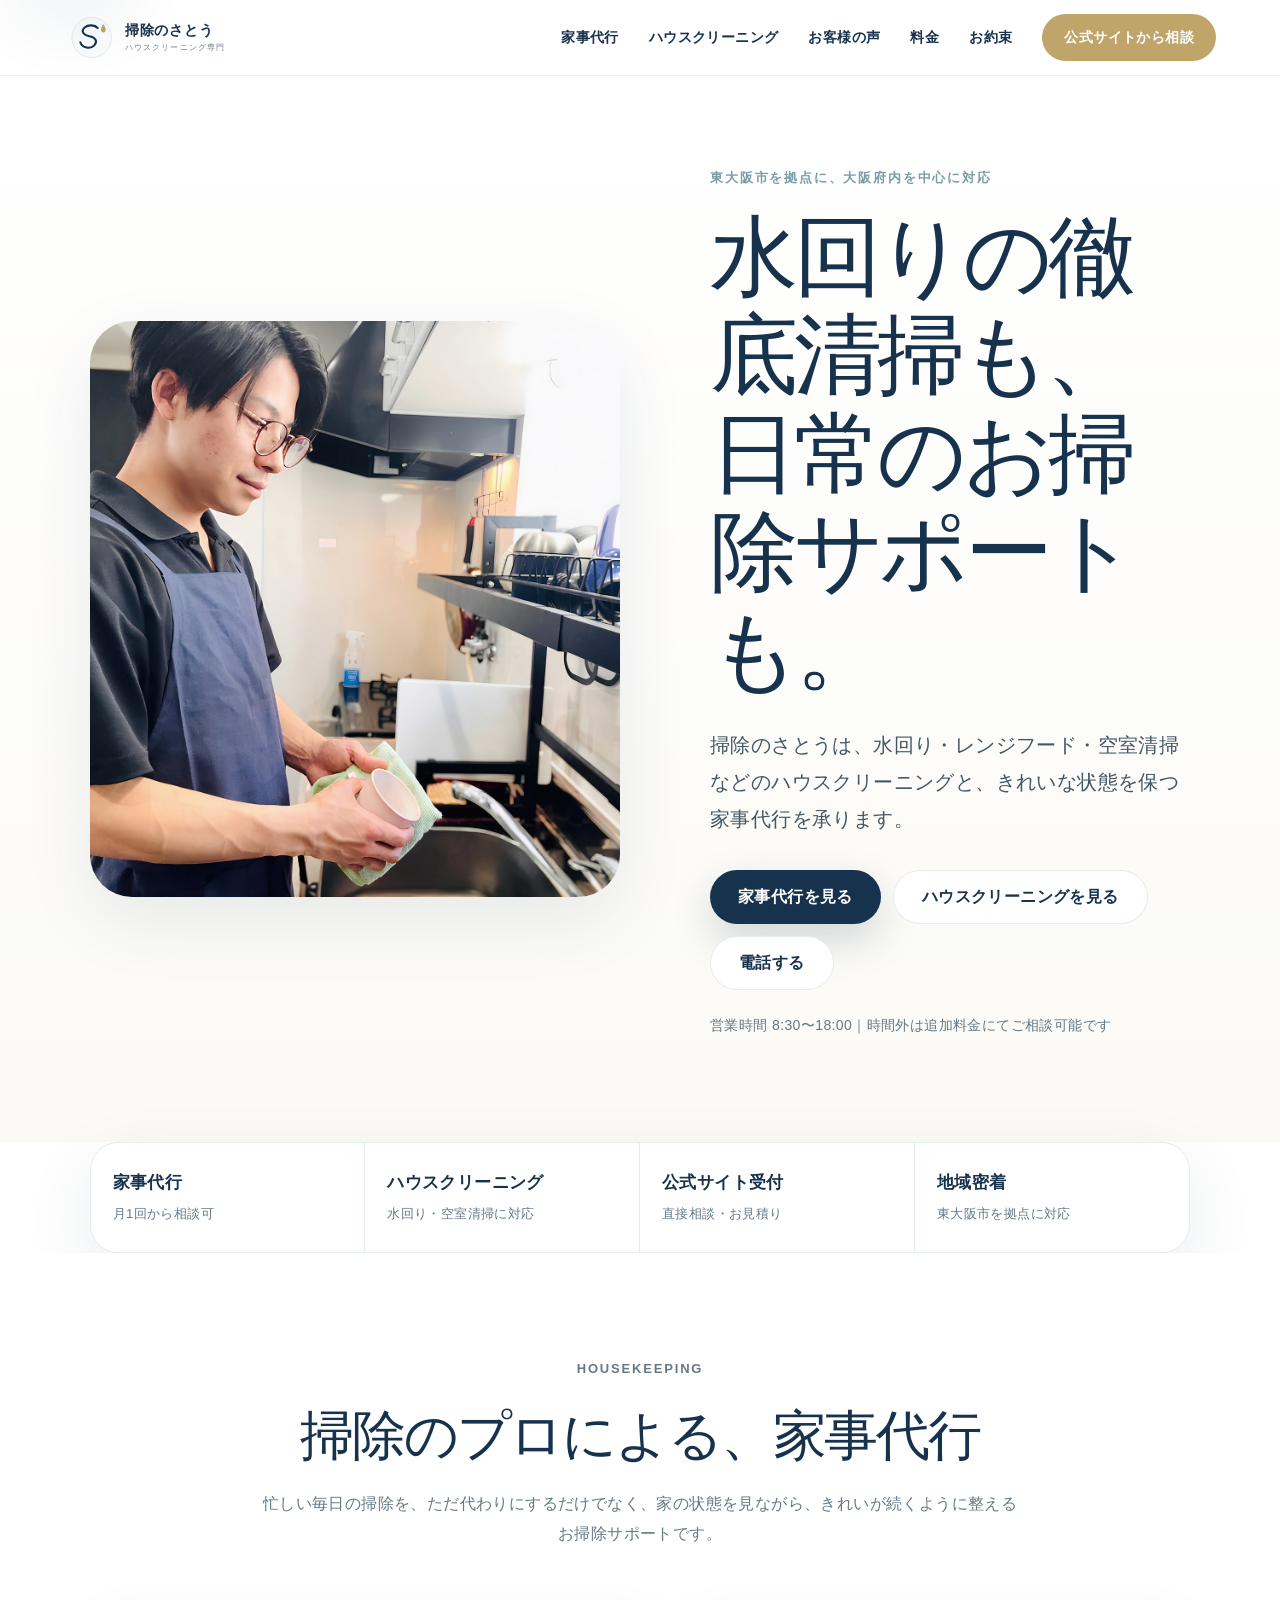
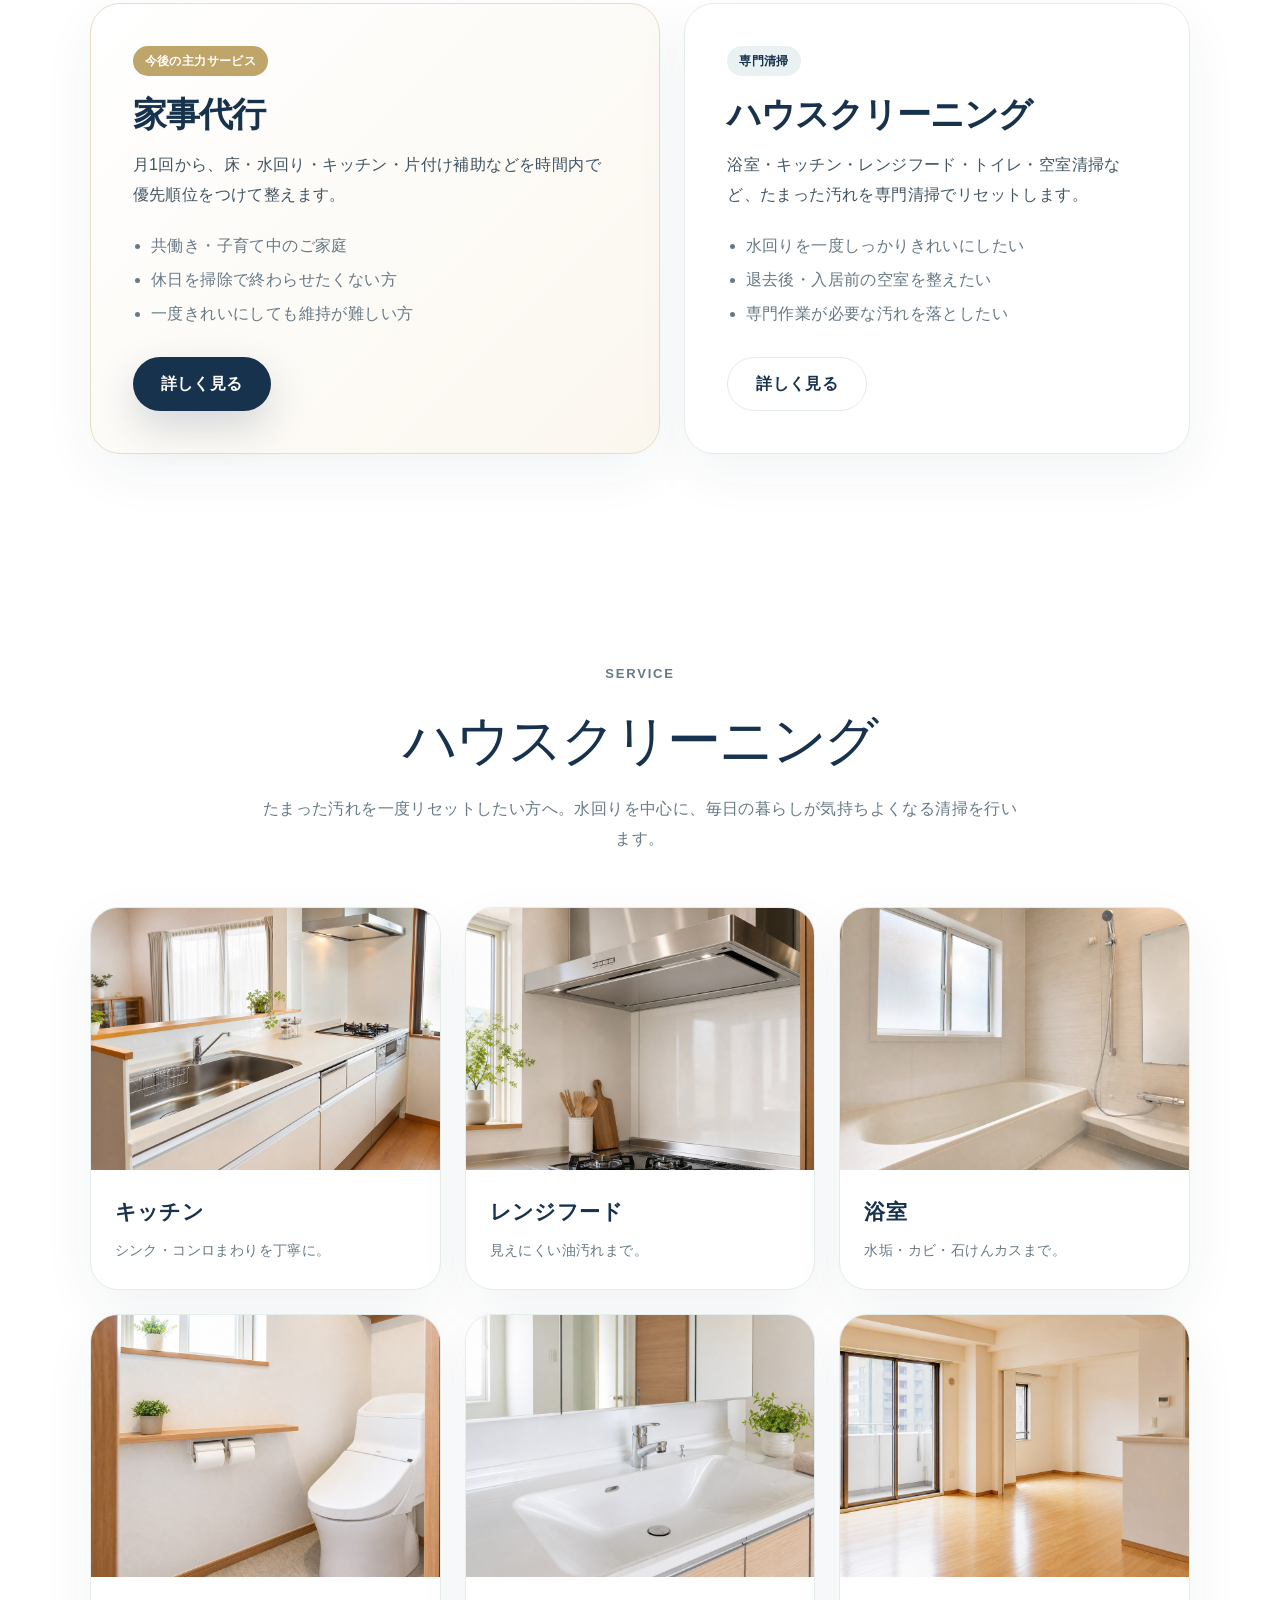
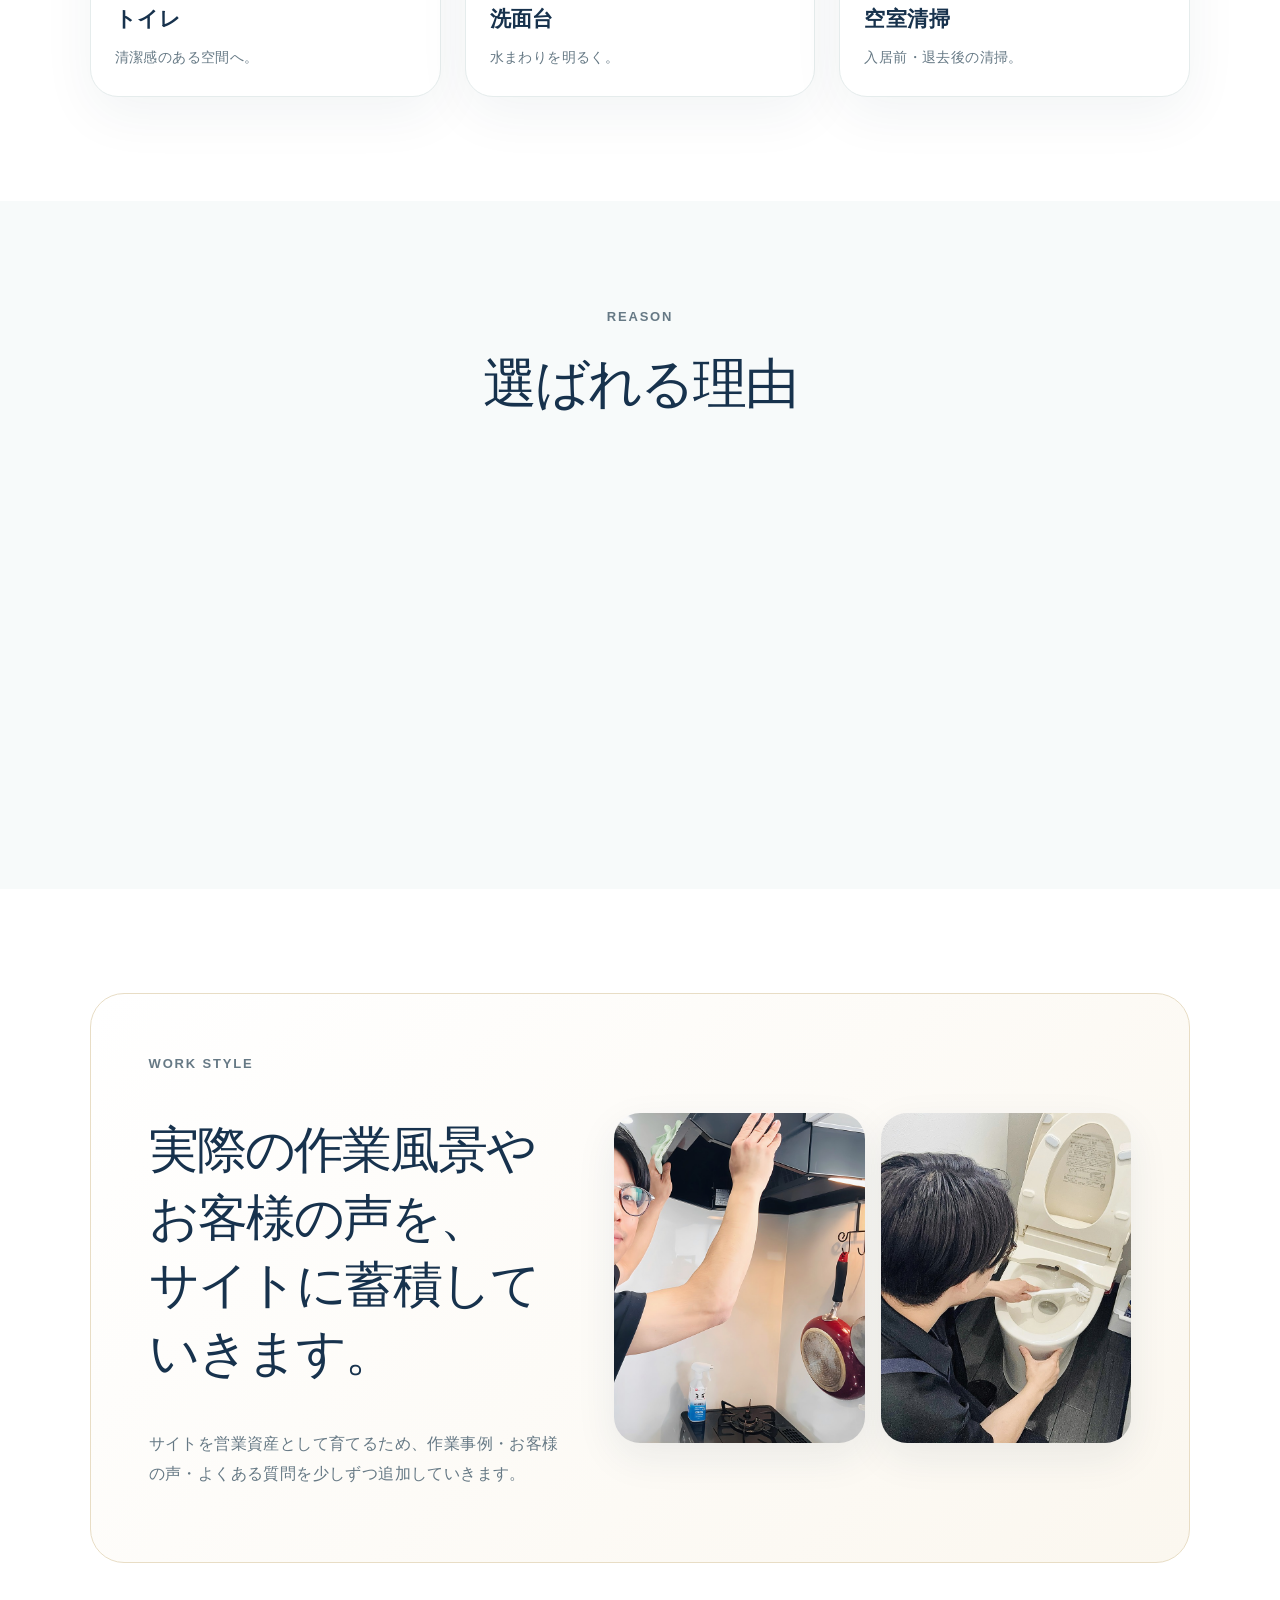
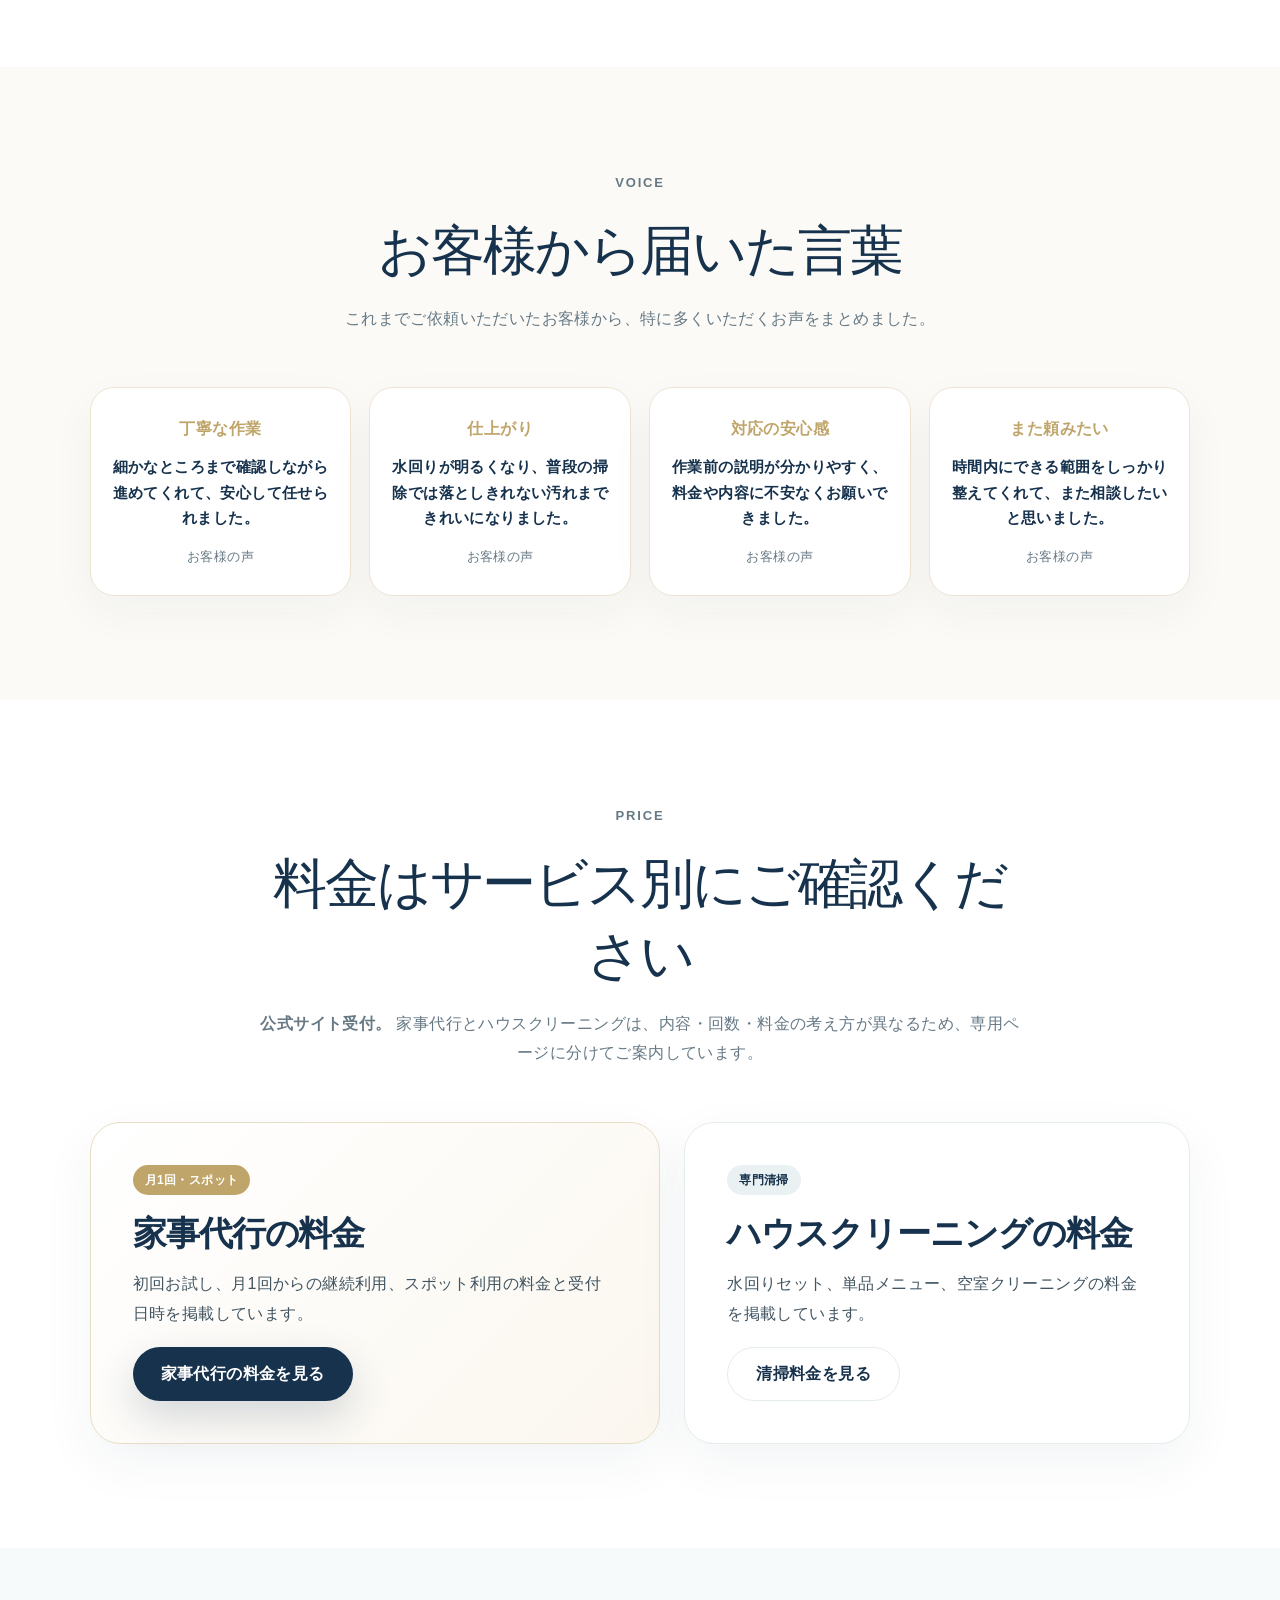
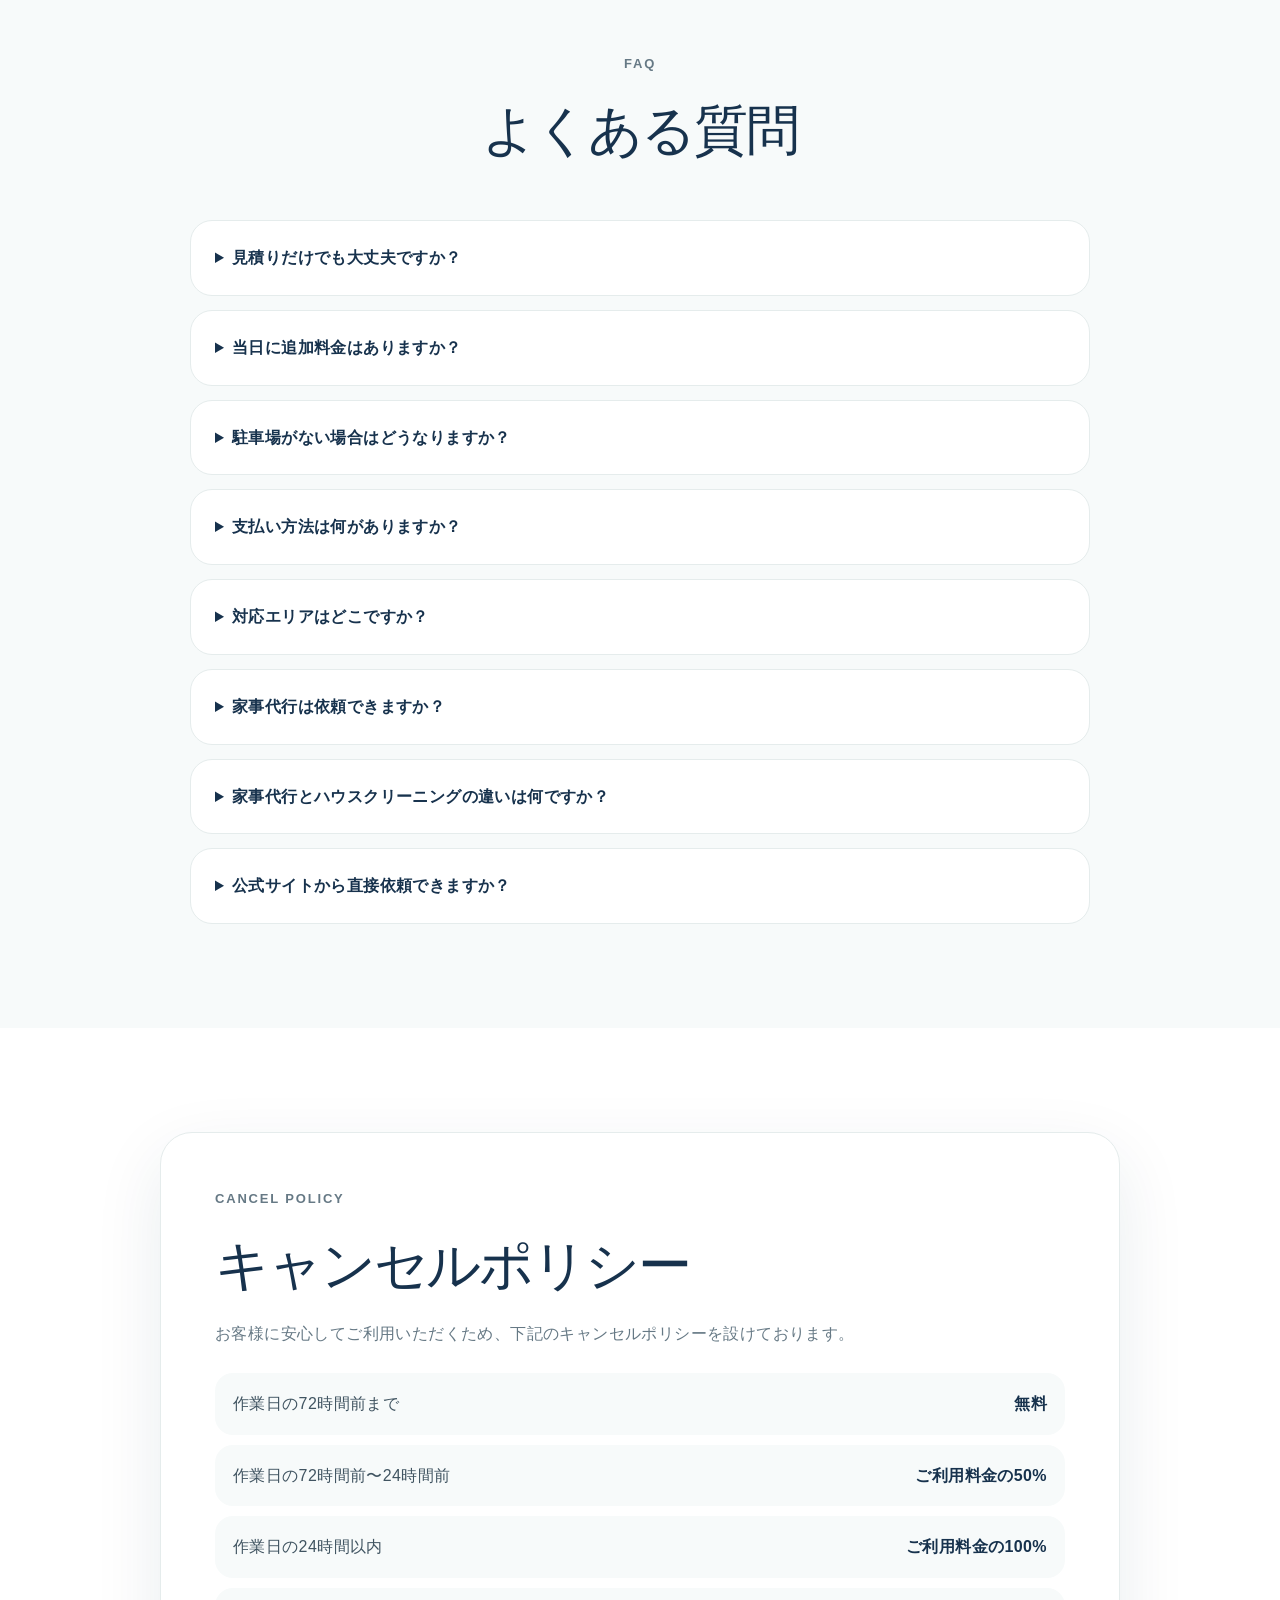
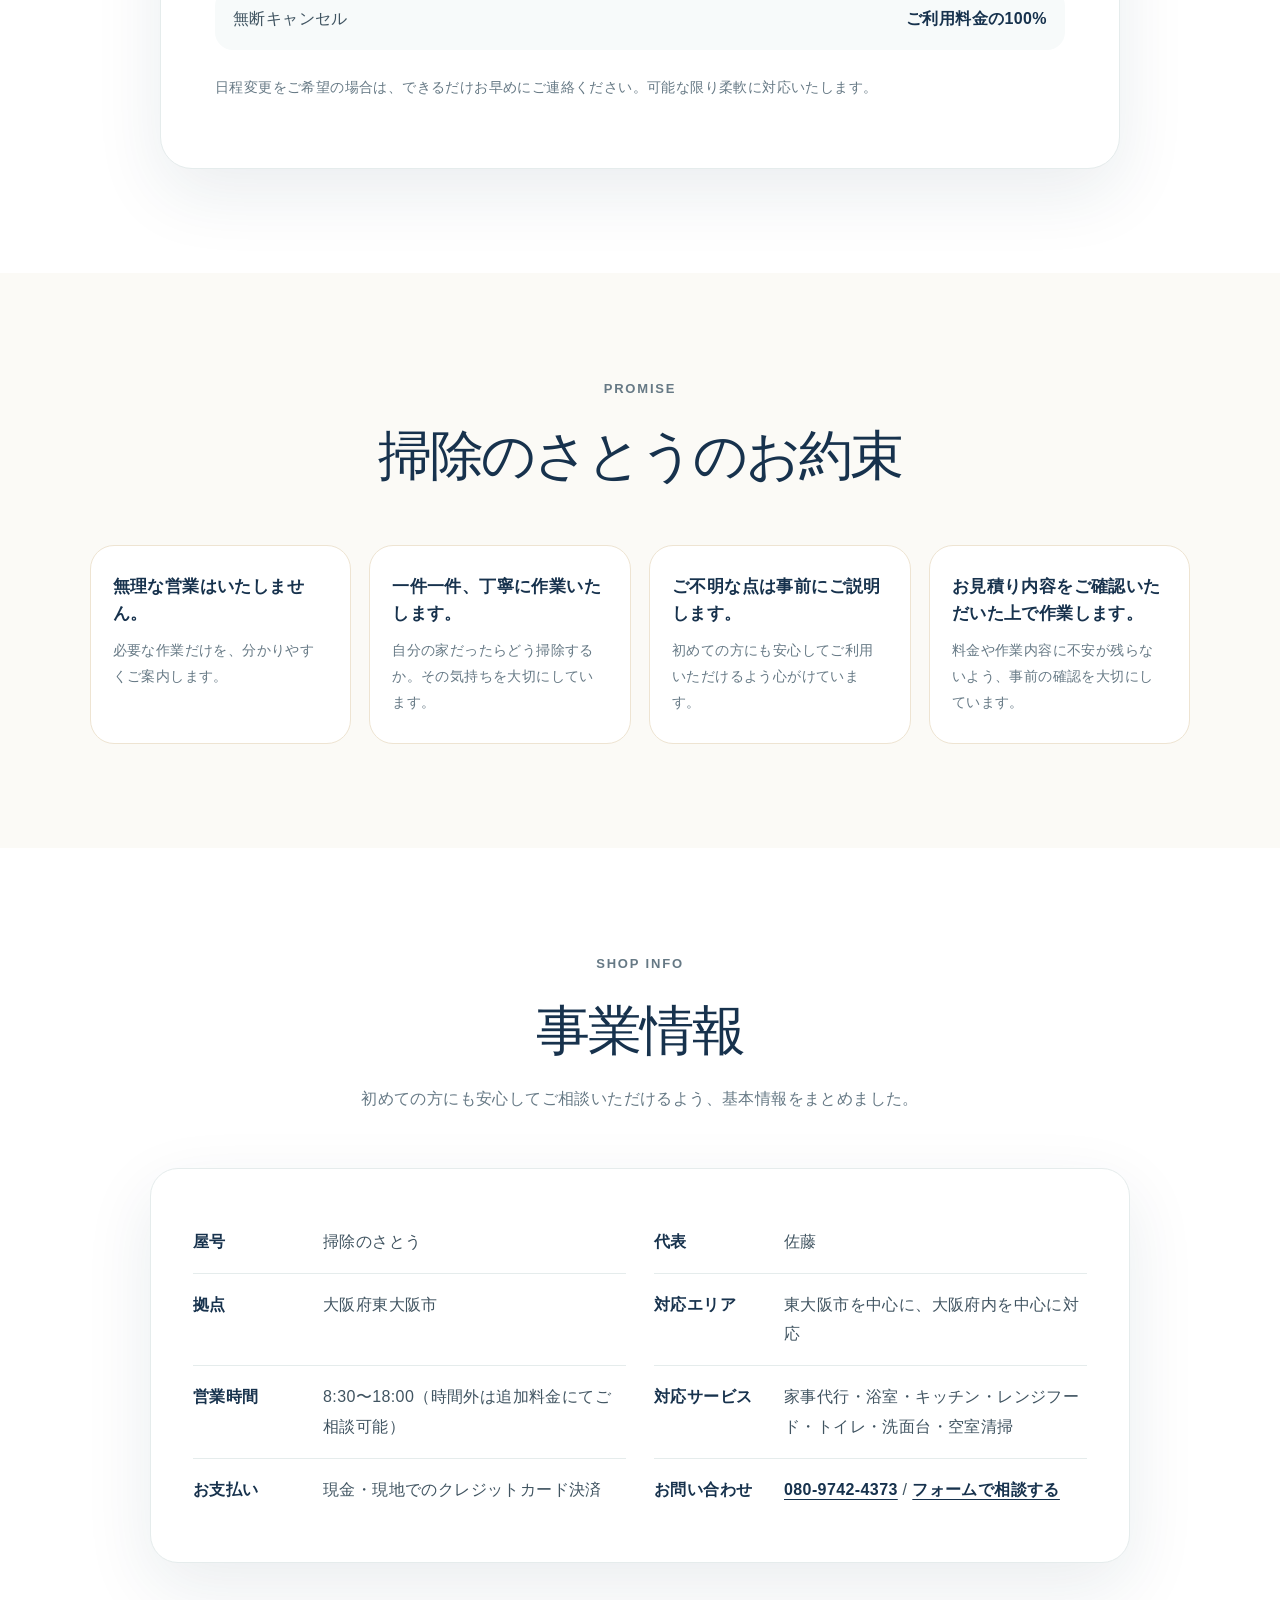
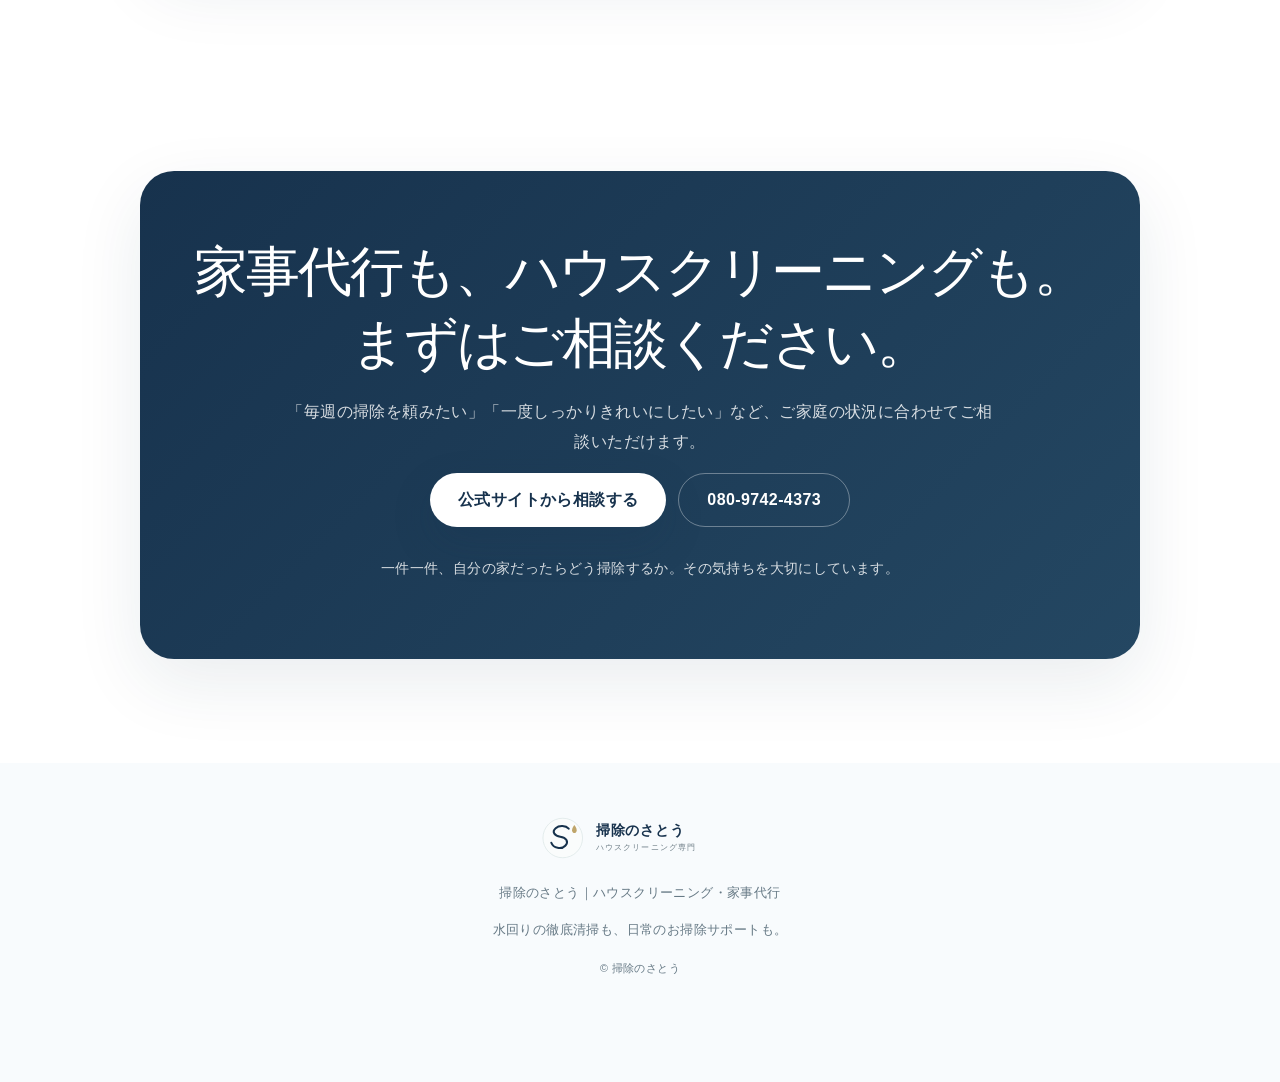
<file: index.html>
<!doctype html>
<html class="no-js" lang="ja">
<head>
  <meta charset="utf-8">
  <meta name="viewport" content="width=device-width, initial-scale=1, viewport-fit=cover">
  <title>掃除のさとう｜東大阪市のハウスクリーニング・家事代行</title>
  <meta name="description" content="東大阪市を拠点に大阪府内を中心に対応。水回り・レンジフード・空室清掃などのハウスクリーニングと、掃除のプロによる家事代行を承ります。公式サイトから初回相談・お見積り受付。">
  <meta name="theme-color" content="#17324D">
  <meta property="og:type" content="website">
  <meta property="og:locale" content="ja_JP">
  <meta property="og:site_name" content="掃除のさとう">
  <meta property="og:title" content="掃除のさとう｜東大阪市のハウスクリーニング・家事代行">
  <meta property="og:description" content="東大阪市を拠点に、大阪府内を中心に対応。水回りの徹底清掃と、きれいな状態を保つ家事代行を承ります。">
  <meta property="og:url" content="https://norisatou0-deep.github.io/souji-no-sato/">
  <meta property="og:image" content="https://norisatou0-deep.github.io/souji-no-sato/assets/hero-cup.jpeg">
  <meta name="twitter:card" content="summary_large_image">
  <link rel="canonical" href="https://norisatou0-deep.github.io/souji-no-sato/">
  <link rel="icon" href="assets/logo.svg" type="image/svg+xml">
  <link rel="stylesheet" href="style.css?v=20260723-wrap3">
  <script>
    document.documentElement.classList.remove('no-js');
    document.documentElement.classList.add('js');
  </script>
  <script type="application/ld+json">
    {
      "@context": "https://schema.org",
      "@type": "LocalBusiness",
      "name": "掃除のさとう",
      "description": "東大阪市を拠点に大阪府内を中心に対応するハウスクリーニング・家事代行サービス。",
      "url": "https://norisatou0-deep.github.io/souji-no-sato/",
      "image": "https://norisatou0-deep.github.io/souji-no-sato/assets/hero-cup.jpeg",
      "telephone": "+81-80-9742-4373",
      "email": "norisatou0@gmail.com",
      "areaServed": ["東大阪市", "大阪府"],
      "makesOffer": [
        {"@type": "Offer", "itemOffered": {"@type": "Service", "name": "ハウスクリーニング"}},
        {"@type": "Offer", "itemOffered": {"@type": "Service", "name": "家事代行"}}
      ],
      "openingHours": "Mo-Su 08:30-18:00",
      "priceRange": "¥¥"
    }
  </script>
</head>
<body>
<a class="skip-link" href="#top">本文へ移動</a>
<header class="site-header">
  <a class="brand" href="#top"><img src="assets/logo.svg" alt="掃除のさとう"></a>
  <button class="menu-button" type="button" aria-label="メニューを開く" aria-controls="site-nav" aria-expanded="false"><span aria-hidden="true"></span><span aria-hidden="true"></span></button>
  <nav class="nav" id="site-nav" aria-label="サイト内メニュー">
    <a href="housekeeping.html">家事代行</a>
    <a href="cleaning.html">ハウスクリーニング</a>
    <a href="#voice">お客様の声</a>
    <a href="#price">料金</a>
    <a href="#promise">お約束</a>
    <a class="nav-cta" href="https://forms.gle/PF4ynjadxf1Uwvu38" target="_blank" rel="noopener noreferrer">公式サイトから相談</a>
  </nav>
</header>

<main id="top">
<section class="hero">
  <div class="hero-photo reveal">
    <img src="assets/hero-cup.jpeg" alt="キッチンでコップを拭いている作業風景" width="1800" height="1350">
  </div>
  <div class="hero-copy reveal">
    <p class="eyebrow">東大阪市を拠点に、大阪府内を中心に対応</p>
    <h1>水回りの徹底清掃も、<br>日常のお掃除サポートも。</h1>
    <p class="lead">掃除のさとうは、水回り・レンジフード・空室清掃などのハウスクリーニングと、きれいな状態を保つ家事代行を承ります。</p>
    <div class="actions">
      <a class="button primary" href="housekeeping.html">家事代行を見る</a>
      <a class="button secondary" href="cleaning.html">ハウスクリーニングを見る</a>
      <a class="button secondary" href="tel:08097424373">電話する</a>
    </div>
    <p class="small-note">営業時間 8:30〜18:00｜時間外は追加料金にてご相談可能です</p>
  </div>
</section>

<section class="trust-strip reveal">
  <div><strong>家事代行</strong><span>月1回から相談可</span></div>
  <div><strong>ハウスクリーニング</strong><span>水回り・空室清掃に対応</span></div>
  <div><strong>公式サイト受付</strong><span>直接相談・お見積り</span></div>
  <div><strong>地域密着</strong><span>東大阪市を拠点に対応</span></div>
</section>

<section class="section service-choice" id="housekeeping">
  <div class="section-heading reveal">
    <p class="eyebrow">HOUSEKEEPING</p>
    <h2>掃除のプロによる、<span class="mobile-line nowrap">家事代行</span></h2>
    <p>忙しい毎日の掃除を、ただ代わりにするだけでなく、家の状態を見ながら、きれいが続くように整えるお掃除サポートです。</p>
  </div>
  <div class="choice-grid">
    <article class="choice-card featured reveal">
      <span class="choice-label">今後の主力サービス</span>
      <h3>家事代行</h3>
      <p>月1回から、床・水回り・キッチン・片付け補助などを時間内で優先順位をつけて整えます。</p>
      <ul>
        <li>共働き・子育て中のご家庭</li>
        <li>休日を掃除で終わらせたくない方</li>
        <li>一度きれいにしても維持が難しい方</li>
      </ul>
      <a class="button primary" href="housekeeping.html">詳しく見る</a>
    </article>
    <article class="choice-card reveal">
      <span class="choice-label muted">専門清掃</span>
      <h3>ハウスクリーニング</h3>
      <p>浴室・キッチン・レンジフード・トイレ・空室清掃など、たまった汚れを専門清掃でリセットします。</p>
      <ul>
        <li>水回りを一度しっかりきれいにしたい</li>
        <li>退去後・入居前の空室を整えたい</li>
        <li>専門作業が必要な汚れを落としたい</li>
      </ul>
      <a class="button secondary" href="cleaning.html">詳しく見る</a>
    </article>
  </div>
</section>

<section class="section service" id="service">
  <div class="section-heading reveal">
    <p class="eyebrow">SERVICE</p>
    <h2>ハウスクリーニング</h2>
    <p>たまった汚れを一度リセットしたい方へ。水回りを中心に、毎日の暮らしが気持ちよくなる清掃を行います。</p>
  </div>
  <div class="service-grid">
    <article class="service-card reveal"><img src="assets/service-kitchen-clean-v3.jpg" alt="キッチンクリーニング" width="1200" height="800" loading="lazy"><div><h3>キッチン</h3><p>シンク・コンロまわりを丁寧に。</p></div></article>
    <article class="service-card reveal"><img src="assets/service-hood-clean-v3.jpg" alt="レンジフードクリーニング" width="1200" height="800" loading="lazy"><div><h3>レンジフード</h3><p>見えにくい油汚れまで。</p></div></article>
    <article class="service-card reveal"><img src="assets/service-bath-clean-v3.jpg" alt="浴室クリーニング" width="1200" height="800" loading="lazy"><div><h3>浴室</h3><p>水垢・カビ・石けんカスまで。</p></div></article>
    <article class="service-card reveal"><img src="assets/service-toilet-clean-v3.jpg" alt="トイレクリーニング" width="1200" height="800" loading="lazy"><div><h3>トイレ</h3><p>清潔感のある空間へ。</p></div></article>
    <article class="service-card reveal"><img src="assets/service-wash-clean-v3.jpg" alt="洗面台クリーニング" width="1200" height="800" loading="lazy"><div><h3>洗面台</h3><p>水まわりを明るく。</p></div></article>
    <article class="service-card reveal"><img src="assets/service-vacant-clean-v3.jpg" alt="空室クリーニング" width="1200" height="800" loading="lazy"><div><h3>空室清掃</h3><p>入居前・退去後の清掃。</p></div></article>
  </div>
</section>

<section class="section reason" id="reason">
  <div class="section-heading reveal">
    <p class="eyebrow">REASON</p>
    <h2>選ばれる理由</h2>
  </div>
  <div class="reason-layout">
    <div class="reason-grid">
      <article class="reveal"><span>01</span><h3>丁寧な作業</h3><p>見える汚れだけでなく、細かな部分まで確認しながら進めます。</p></article>
      <article class="reveal"><span>02</span><h3>家事代行も相談可</h3><p>ハウスクリーニングの後、きれいな状態を保つ家事代行までご相談いただけます。</p></article>
      <article class="reveal"><span>03</span><h3>時間内で最大限</h3><p>家事代行でも、時間配分と気配りを大切に、優先順位をつけて整えます。</p></article>
      <article class="reveal"><span>04</span><h3>地域密着</h3><p>東大阪市を拠点に、大阪府内を中心にお伺いしています。</p></article>
    </div>
    <aside class="manager reveal">
      <img src="assets/manager-final-white-v1.jpg" alt="店長 佐藤" width="1200" height="1560" loading="lazy">
      <div>
        <p>店長　佐藤</p>
        <strong>自分の家だったら、どう掃除するか。</strong>
        <span>その気持ちを大切に、一件一件、丁寧に向き合っています。</span>
      </div>
    </aside>
  </div>
</section>

<section class="section proof">
  <div class="proof-inner reveal">
    <div>
      <p class="eyebrow">WORK STYLE</p>
      <h2>実際の作業風景やお客様の声を、<br>サイトに蓄積していきます。</h2>
      <p>サイトを営業資産として育てるため、作業事例・お客様の声・よくある質問を少しずつ追加していきます。</p>
    </div>
    <div class="proof-photos">
      <img src="assets/work-hood.jpeg" alt="レンジフードの作業風景" width="1333" height="1000" loading="lazy">
      <img src="assets/work-toilet.jpeg" alt="トイレの作業風景" width="1333" height="1000" loading="lazy">
    </div>
  </div>
</section>

<section class="section voice" id="voice">
  <div class="section-heading reveal">
    <p class="eyebrow">VOICE</p>
    <h2>お客様から届いた言葉</h2>
    <p>これまでご依頼いただいたお客様から、特に多くいただくお声をまとめました。</p>
  </div>
  <div class="voice-grid">
    <blockquote class="reveal"><span>丁寧な作業</span><strong>細かなところまで確認しながら進めてくれて、安心して任せられました。</strong><small>お客様の声</small></blockquote>
    <blockquote class="reveal"><span>仕上がり</span><strong>水回りが明るくなり、普段の掃除では落としきれない汚れまできれいになりました。</strong><small>お客様の声</small></blockquote>
    <blockquote class="reveal"><span>対応の安心感</span><strong>作業前の説明が分かりやすく、料金や内容に不安なくお願いできました。</strong><small>お客様の声</small></blockquote>
    <blockquote class="reveal"><span>また頼みたい</span><strong>時間内にできる範囲をしっかり整えてくれて、また相談したいと思いました。</strong><small>お客様の声</small></blockquote>
  </div>
</section>

<section class="section price" id="price">
  <div class="section-heading reveal">
    <p class="eyebrow">PRICE</p>
    <h2>料金はサービス別にご確認ください</h2>
    <p><strong>公式サイト受付。</strong> 家事代行とハウスクリーニングは、内容・回数・料金の考え方が異なるため、専用ページに分けてご案内しています。</p>
  </div>
  <div class="choice-grid">
    <article class="choice-card featured reveal">
      <span class="choice-label">月1回・スポット</span>
      <h3>家事代行の料金</h3>
      <p>初回お試し、月1回からの継続利用、スポット利用の料金と受付日時を掲載しています。</p>
      <a class="button primary" href="housekeeping.html#price">家事代行の料金を見る</a>
    </article>
    <article class="choice-card reveal">
      <span class="choice-label muted">専門清掃</span>
      <h3>ハウスクリーニングの料金</h3>
      <p>水回りセット、単品メニュー、空室クリーニングの料金を掲載しています。</p>
      <a class="button secondary" href="cleaning.html#price">清掃料金を見る</a>
    </article>
  </div>
</section>

<section class="section faq">
  <div class="section-heading reveal">
    <p class="eyebrow">FAQ</p>
    <h2>よくある質問</h2>
  </div>
  <div class="faq-list reveal">
    <details><summary>見積りだけでも大丈夫ですか？</summary><p>はい。ご相談だけでも大丈夫です。内容を確認し、無料でお見積りいたします。</p></details>
    <details><summary>当日に追加料金はありますか？</summary><p>お見積り内容をご確認いただいた上で作業いたします。追加作業をご希望の場合は、事前に料金をご案内します。</p></details>
    <details><summary>駐車場がない場合はどうなりますか？</summary><p>近隣のコインパーキングを利用する場合があります。駐車場代が必要な場合は事前にご相談いたします。</p></details>
    <details><summary>支払い方法は何がありますか？</summary><p>現金・現地でのクレジットカード決済に対応しています。作業後、現地でお支払いいただけます。</p></details>
    <details><summary>対応エリアはどこですか？</summary><p>東大阪市を拠点に、大阪府内を中心にお伺いしています。</p></details>
    <details><summary>家事代行は依頼できますか？</summary><p>はい。月1回からの継続利用も、スポット利用もご相談いただけます。公式サイトから直接お問い合わせください。</p></details>
    <details><summary>家事代行とハウスクリーニングの違いは何ですか？</summary><p>家事代行は日常清掃を継続してきれいな状態を保つサービスです。ハウスクリーニングは、専門道具や洗剤でたまった汚れを落とす専門清掃です。</p></details>
    <details><summary>公式サイトから直接依頼できますか？</summary><p>はい。掃除のさとう公式サービスとして、家事代行のご相談を受け付けています。</p></details>
  </div>
</section>

<section class="section policy">
  <div class="policy-card reveal">
    <p class="eyebrow">CANCEL POLICY</p>
    <h2>キャンセルポリシー</h2>
    <p>お客様に安心してご利用いただくため、下記のキャンセルポリシーを設けております。</p>
    <div class="policy-table">
      <div><span>作業日の72時間前まで</span><strong>無料</strong></div>
      <div><span>作業日の72時間前〜24時間前</span><strong>ご利用料金の50%</strong></div>
      <div><span>作業日の24時間以内</span><strong>ご利用料金の100%</strong></div>
      <div><span>無断キャンセル</span><strong>ご利用料金の100%</strong></div>
    </div>
    <p class="policy-note">日程変更をご希望の場合は、できるだけお早めにご連絡ください。可能な限り柔軟に対応いたします。</p>
  </div>
</section>

<section class="section promise" id="promise">
  <div class="section-heading reveal">
    <p class="eyebrow">PROMISE</p>
    <h2>掃除のさとうのお約束</h2>
  </div>
  <div class="promise-grid">
    <article class="reveal"><h3>無理な営業はいたしません。</h3><p>必要な作業だけを、分かりやすくご案内します。</p></article>
    <article class="reveal"><h3>一件一件、丁寧に作業いたします。</h3><p>自分の家だったらどう掃除するか。その気持ちを大切にしています。</p></article>
    <article class="reveal"><h3>ご不明な点は事前にご説明します。</h3><p>初めての方にも安心してご利用いただけるよう心がけています。</p></article>
    <article class="reveal"><h3>お見積り内容をご確認いただいた上で作業します。</h3><p>料金や作業内容に不安が残らないよう、事前の確認を大切にしています。</p></article>
  </div>
</section>

<section class="section about" id="about">
  <div class="section-heading reveal">
    <p class="eyebrow">SHOP INFO</p>
    <h2>事業情報</h2>
    <p>初めての方にも安心してご相談いただけるよう、基本情報をまとめました。</p>
  </div>
  <div class="info-card reveal">
    <dl>
      <div><dt>屋号</dt><dd>掃除のさとう</dd></div>
      <div><dt>代表</dt><dd>佐藤</dd></div>
      <div><dt>拠点</dt><dd>大阪府東大阪市</dd></div>
      <div><dt>対応エリア</dt><dd>東大阪市を中心に、大阪府内を中心に対応</dd></div>
      <div><dt>営業時間</dt><dd>8:30〜18:00（時間外は追加料金にてご相談可能）</dd></div>
      <div><dt>対応サービス</dt><dd>家事代行・浴室・キッチン・レンジフード・トイレ・洗面台・空室清掃</dd></div>
      <div><dt>お支払い</dt><dd>現金・現地でのクレジットカード決済</dd></div>
      <div><dt>お問い合わせ</dt><dd><a href="tel:08097424373">080-9742-4373</a> / <a href="https://forms.gle/PF4ynjadxf1Uwvu38" target="_blank" rel="noopener noreferrer">フォームで相談する</a></dd></div>
    </dl>
  </div>
</section>

<section class="section contact" id="contact">
  <div class="contact-card reveal">
    <h2>家事代行も、ハウスクリーニングも。<br>まずはご相談ください。</h2>
    <p>「毎週の掃除を頼みたい」「一度しっかりきれいにしたい」など、ご家庭の状況に合わせてご相談いただけます。</p>
    <div class="actions center">
      <a class="button primary light" href="https://forms.gle/PF4ynjadxf1Uwvu38" target="_blank" rel="noopener noreferrer">公式サイトから相談する</a>
      <a class="button secondary dark" href="tel:08097424373">080-9742-4373</a>
    </div>
    <p class="footer-message">一件一件、自分の家だったらどう掃除するか。その気持ちを大切にしています。</p>
  </div>
</section>
</main>

<footer>
  <img src="assets/logo.svg" alt="掃除のさとう">
  <p>掃除のさとう｜ハウスクリーニング・家事代行</p>
  <p>水回りの徹底清掃も、日常のお掃除サポートも。</p>
  <small>© 掃除のさとう</small>
</footer>

<div class="fixed-cta">
  <a href="tel:08097424373" aria-label="掃除のさとうへ電話する">電話</a>
  <a href="https://forms.gle/PF4ynjadxf1Uwvu38" target="_blank" rel="noopener noreferrer" aria-label="掃除のさとうへ公式サイトから相談する">相談する</a>
</div>
<script src="script.js"></script>
</body>
</html>
</file>
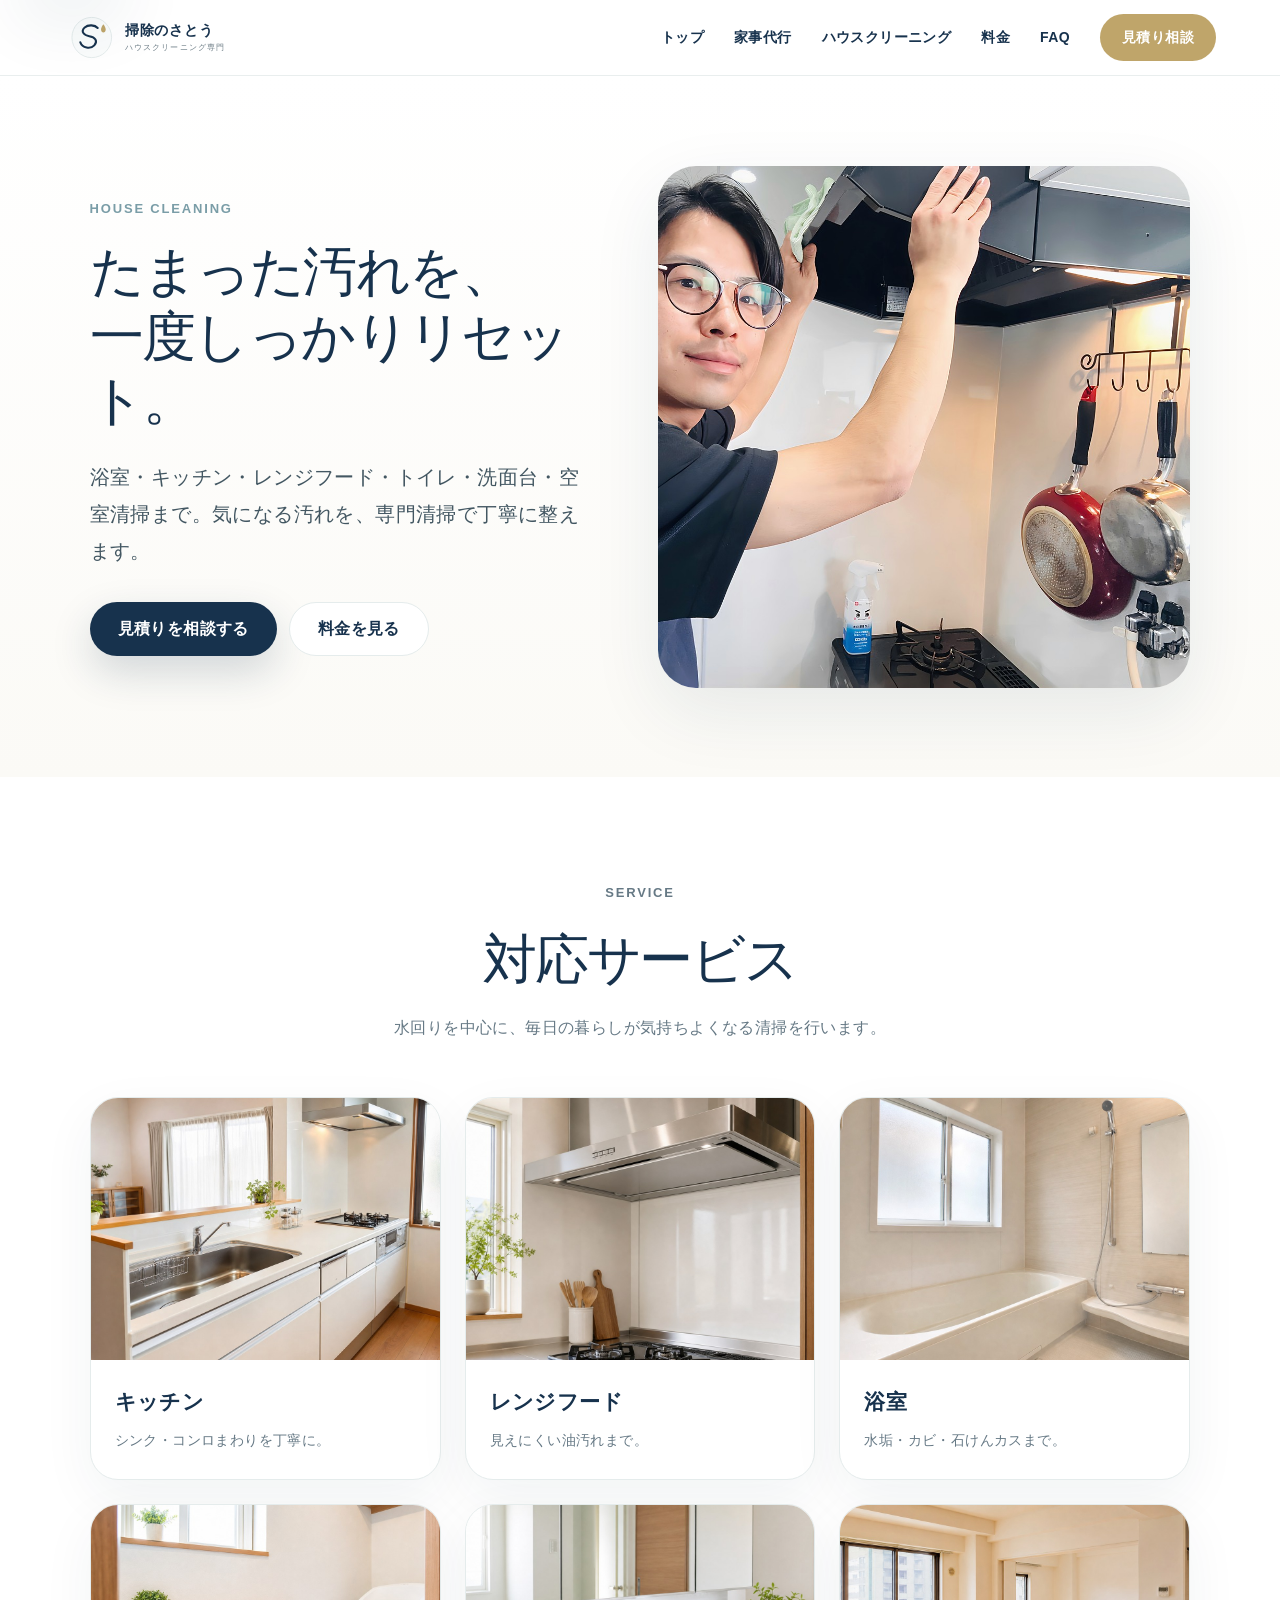
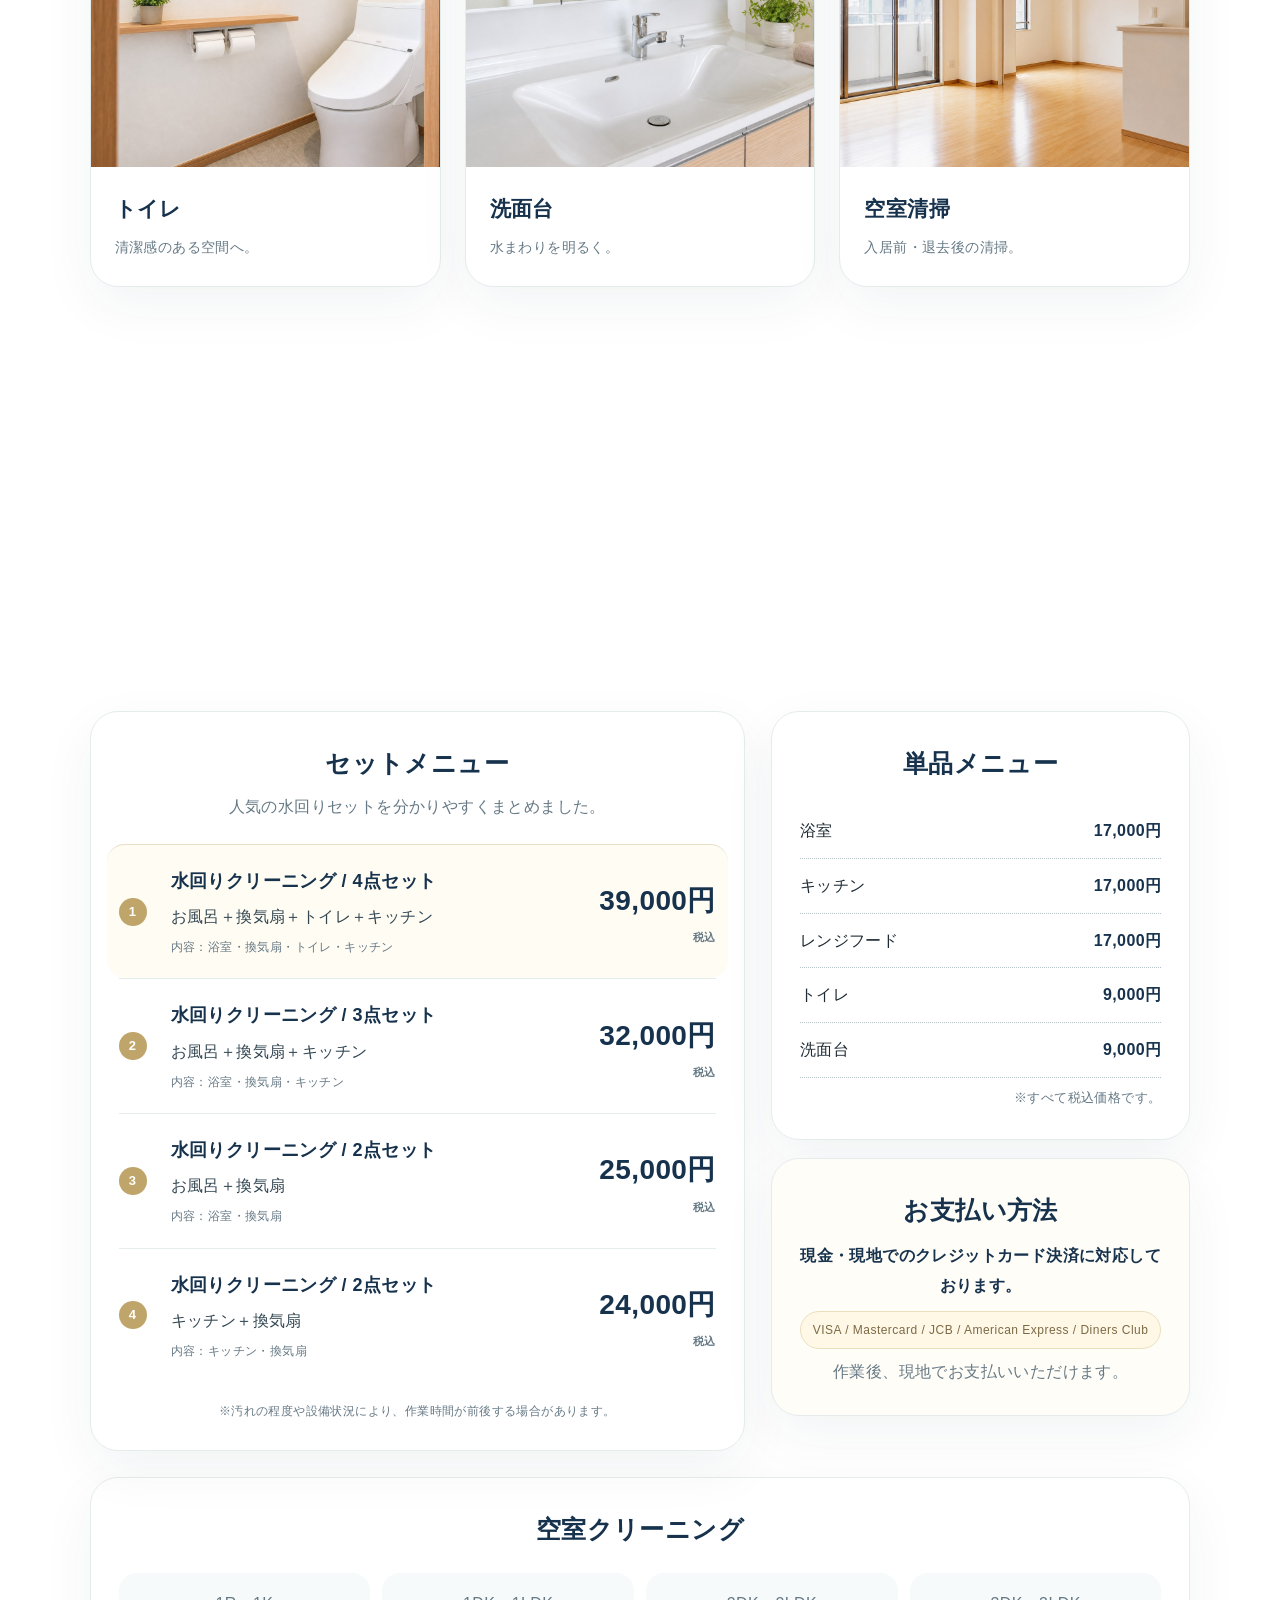
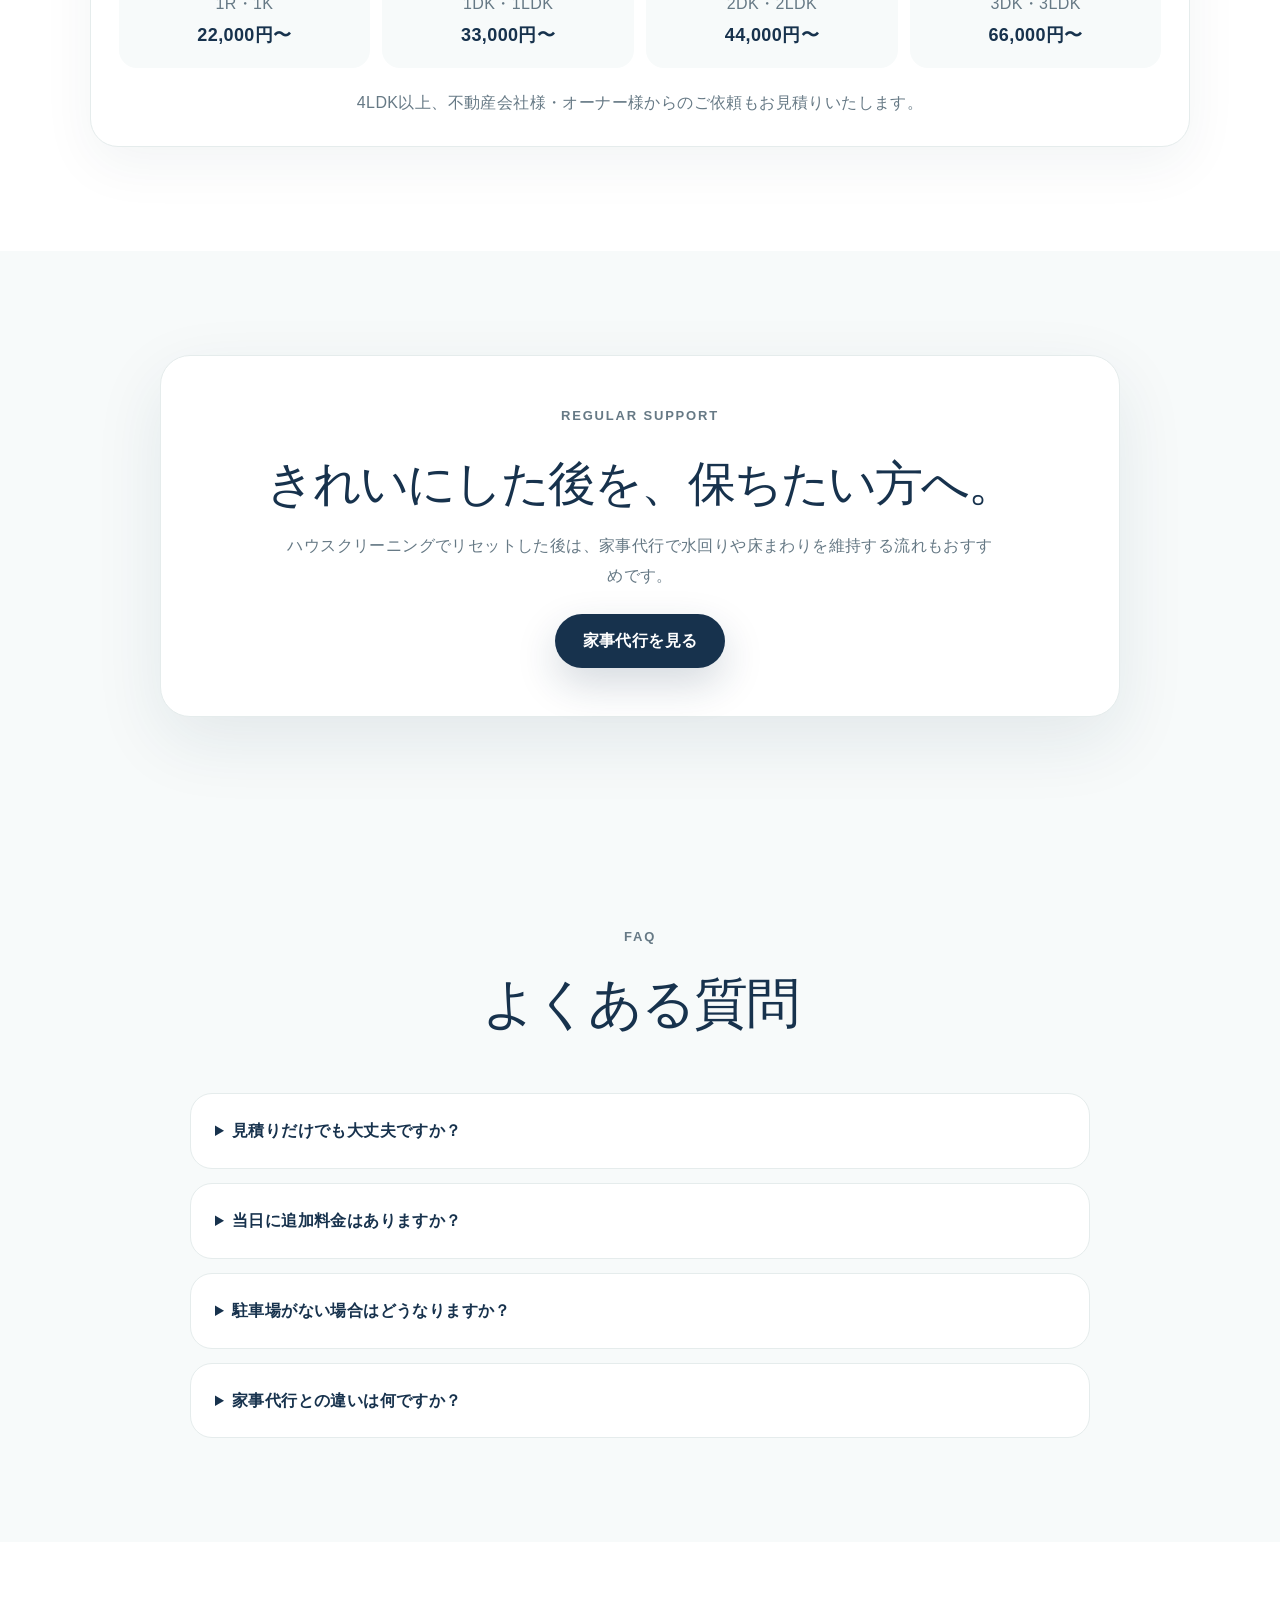
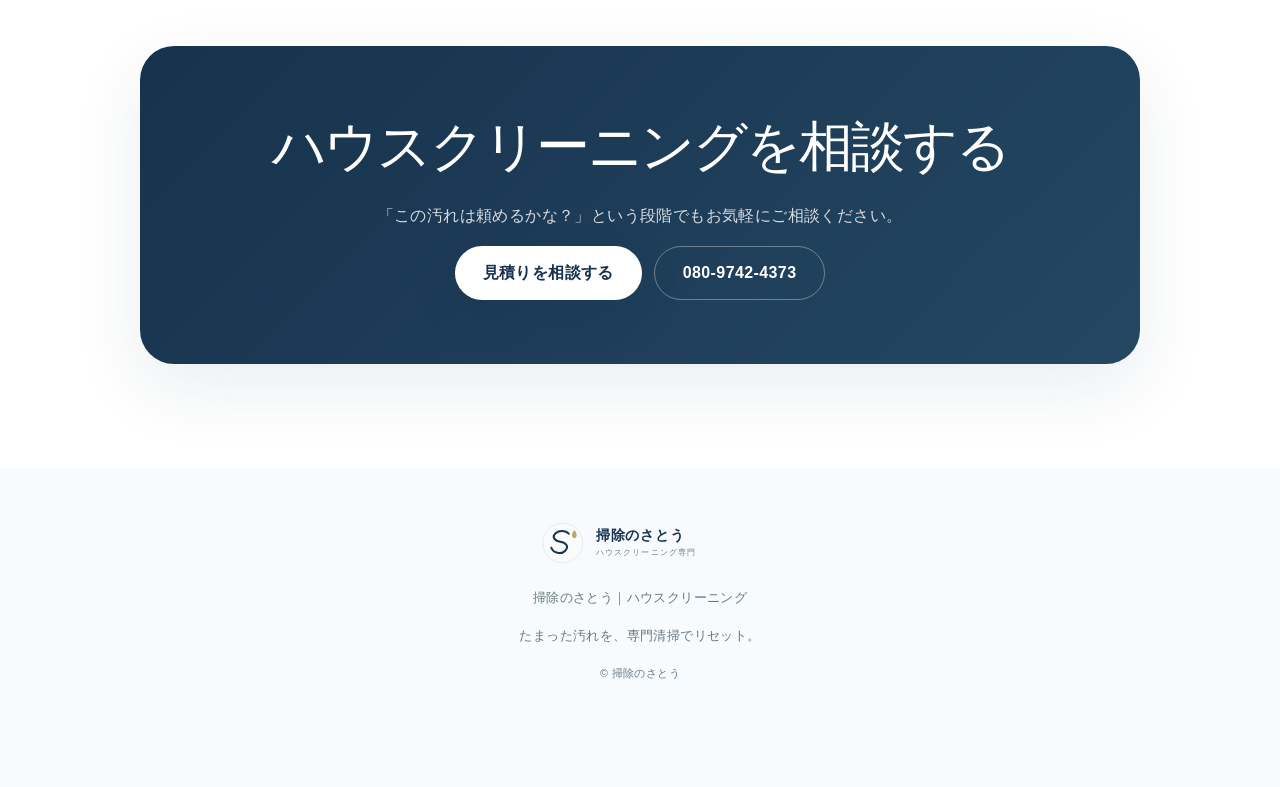
<file: cleaning.html>
<!doctype html>
<html class="no-js" lang="ja">
<head>
  <meta charset="utf-8">
  <meta name="viewport" content="width=device-width, initial-scale=1, viewport-fit=cover">
  <title>ハウスクリーニング｜掃除のさとう</title>
  <meta name="description" content="東大阪市を拠点に大阪府内を中心に対応する掃除のさとうのハウスクリーニング。浴室、キッチン、レンジフード、トイレ、洗面台、空室清掃に対応。公式サイトからお見積りできます。">
  <meta name="theme-color" content="#17324D">
  <meta property="og:type" content="website">
  <meta property="og:locale" content="ja_JP">
  <meta property="og:site_name" content="掃除のさとう">
  <meta property="og:title" content="ハウスクリーニング｜掃除のさとう">
  <meta property="og:description" content="水回り・レンジフード・空室清掃まで、たまった汚れを専門清掃で整えます。">
  <meta property="og:url" content="https://norisatou0-deep.github.io/souji-no-sato/cleaning.html">
  <meta property="og:image" content="https://norisatou0-deep.github.io/souji-no-sato/assets/work-hood.jpeg">
  <meta name="twitter:card" content="summary_large_image">
  <link rel="canonical" href="https://norisatou0-deep.github.io/souji-no-sato/cleaning.html">
  <link rel="icon" href="assets/logo.svg" type="image/svg+xml">
  <link rel="stylesheet" href="style.css?v=20260723-wrap3">
  <script>
    document.documentElement.classList.remove('no-js');
    document.documentElement.classList.add('js');
  </script>
</head>
<body>
<a class="skip-link" href="#top">本文へ移動</a>
<header class="site-header">
  <a class="brand" href="index.html"><img src="assets/logo.svg" alt="掃除のさとう"></a>
  <button class="menu-button" type="button" aria-label="メニューを開く" aria-controls="site-nav" aria-expanded="false"><span aria-hidden="true"></span><span aria-hidden="true"></span></button>
  <nav class="nav" id="site-nav" aria-label="サイト内メニュー">
    <a href="index.html">トップ</a>
    <a href="housekeeping.html">家事代行</a>
    <a href="cleaning.html">ハウスクリーニング</a>
    <a href="#price">料金</a>
    <a href="#faq">FAQ</a>
    <a class="nav-cta" href="https://forms.gle/PF4ynjadxf1Uwvu38" target="_blank" rel="noopener noreferrer">見積り相談</a>
  </nav>
</header>

<main id="top">
<section class="subpage-hero">
  <div class="subpage-copy reveal">
    <p class="eyebrow">HOUSE CLEANING</p>
    <h1>たまった汚れを、<br>一度しっかりリセット。</h1>
    <p class="lead">浴室・キッチン・レンジフード・トイレ・洗面台・空室清掃まで。気になる汚れを、専門清掃で丁寧に整えます。</p>
    <div class="actions">
      <a class="button primary" href="https://forms.gle/PF4ynjadxf1Uwvu38" target="_blank" rel="noopener noreferrer">見積りを相談する</a>
      <a class="button secondary" href="#price">料金を見る</a>
    </div>
  </div>
  <div class="subpage-photo reveal">
    <img src="assets/work-hood.jpeg" alt="レンジフードを清掃している作業風景" width="1333" height="1000">
  </div>
</section>

<section class="section service" id="service">
  <div class="section-heading reveal">
    <p class="eyebrow">SERVICE</p>
    <h2>対応サービス</h2>
    <p>水回りを中心に、毎日の暮らしが気持ちよくなる清掃を行います。</p>
  </div>
  <div class="service-grid">
    <article class="service-card reveal"><img src="assets/service-kitchen-clean-v3.jpg" alt="キッチンクリーニング" width="1200" height="800" loading="lazy"><div><h3>キッチン</h3><p>シンク・コンロまわりを丁寧に。</p></div></article>
    <article class="service-card reveal"><img src="assets/service-hood-clean-v3.jpg" alt="レンジフードクリーニング" width="1200" height="800" loading="lazy"><div><h3>レンジフード</h3><p>見えにくい油汚れまで。</p></div></article>
    <article class="service-card reveal"><img src="assets/service-bath-clean-v3.jpg" alt="浴室クリーニング" width="1200" height="800" loading="lazy"><div><h3>浴室</h3><p>水垢・カビ・石けんカスまで。</p></div></article>
    <article class="service-card reveal"><img src="assets/service-toilet-clean-v3.jpg" alt="トイレクリーニング" width="1200" height="800" loading="lazy"><div><h3>トイレ</h3><p>清潔感のある空間へ。</p></div></article>
    <article class="service-card reveal"><img src="assets/service-wash-clean-v3.jpg" alt="洗面台クリーニング" width="1200" height="800" loading="lazy"><div><h3>洗面台</h3><p>水まわりを明るく。</p></div></article>
    <article class="service-card reveal"><img src="assets/service-vacant-clean-v3.jpg" alt="空室クリーニング" width="1200" height="800" loading="lazy"><div><h3>空室清掃</h3><p>入居前・退去後の清掃。</p></div></article>
  </div>
</section>

<section class="section price" id="price">
  <div class="section-heading reveal">
    <p class="eyebrow">PRICE</p>
    <h2>ハウスクリーニング料金</h2>
    <p><strong>公式サイト受付。</strong> 内容を確認し、事前に料金をご案内します。</p>
  </div>
  <div class="price-columns">
    <div class="set-menu reveal">
      <h3>セットメニュー</h3>
      <p class="sub">人気の水回りセットを分かりやすくまとめました。</p>
      <div class="set-row popular"><div class="rank">1</div><div class="set-main"><h4>水回りクリーニング / 4点セット</h4><p>お風呂＋換気扇＋トイレ＋キッチン</p><small>内容：浴室・換気扇・トイレ・キッチン</small></div><strong>39,000円<span>税込</span></strong></div>
      <div class="set-row"><div class="rank">2</div><div class="set-main"><h4>水回りクリーニング / 3点セット</h4><p>お風呂＋換気扇＋キッチン</p><small>内容：浴室・換気扇・キッチン</small></div><strong>32,000円<span>税込</span></strong></div>
      <div class="set-row"><div class="rank">3</div><div class="set-main"><h4>水回りクリーニング / 2点セット</h4><p>お風呂＋換気扇</p><small>内容：浴室・換気扇</small></div><strong>25,000円<span>税込</span></strong></div>
      <div class="set-row"><div class="rank">4</div><div class="set-main"><h4>水回りクリーニング / 2点セット</h4><p>キッチン＋換気扇</p><small>内容：キッチン・換気扇</small></div><strong>24,000円<span>税込</span></strong></div>
      <p class="caution">※汚れの程度や設備状況により、作業時間が前後する場合があります。</p>
    </div>
    <aside class="side-price reveal">
      <div class="single-menu">
        <h3>単品メニュー</h3>
        <dl>
          <div><dt>浴室</dt><dd>17,000円</dd></div>
          <div><dt>キッチン</dt><dd>17,000円</dd></div>
          <div><dt>レンジフード</dt><dd>17,000円</dd></div>
          <div><dt>トイレ</dt><dd>9,000円</dd></div>
          <div><dt>洗面台</dt><dd>9,000円</dd></div>
        </dl>
        <small>※すべて税込価格です。</small>
      </div>
      <div class="payment">
        <h3>お支払い方法</h3>
        <p><strong>現金・現地でのクレジットカード決済に対応しております。</strong></p>
        <p class="card-brands">VISA / Mastercard / JCB / American Express / Diners Club</p>
        <p>作業後、現地でお支払いいただけます。</p>
      </div>
    </aside>
  </div>
  <div class="vacant reveal">
    <h3>空室クリーニング</h3>
    <div>
      <span>1R・1K <strong>22,000円〜</strong></span>
      <span>1DK・1LDK <strong>33,000円〜</strong></span>
      <span>2DK・2LDK <strong>44,000円〜</strong></span>
      <span>3DK・3LDK <strong>66,000円〜</strong></span>
    </div>
    <p>4LDK以上、不動産会社様・オーナー様からのご依頼もお見積りいたします。</p>
  </div>
</section>

<section class="section cross-link">
  <div class="cross-card reveal">
    <p class="eyebrow">REGULAR SUPPORT</p>
    <h2>きれいにした後を、保ちたい方へ。</h2>
    <p>ハウスクリーニングでリセットした後は、家事代行で水回りや床まわりを維持する流れもおすすめです。</p>
    <a class="button primary" href="housekeeping.html">家事代行を見る</a>
  </div>
</section>

<section class="section faq" id="faq">
  <div class="section-heading reveal">
    <p class="eyebrow">FAQ</p>
    <h2>よくある質問</h2>
  </div>
  <div class="faq-list reveal">
    <details><summary>見積りだけでも大丈夫ですか？</summary><p>はい。ご相談だけでも大丈夫です。内容を確認し、無料でお見積りいたします。</p></details>
    <details><summary>当日に追加料金はありますか？</summary><p>追加作業をご希望の場合は、事前に料金をご案内します。</p></details>
    <details><summary>駐車場がない場合はどうなりますか？</summary><p>近隣のコインパーキングを利用する場合があります。駐車場代が必要な場合は事前にご相談いたします。</p></details>
    <details><summary>家事代行との違いは何ですか？</summary><p>ハウスクリーニングは、たまった汚れを専門清掃で落とすサービスです。日常的な掃除の維持には家事代行をご利用ください。</p></details>
  </div>
</section>

<section class="section contact" id="contact">
  <div class="contact-card reveal">
    <h2>ハウスクリーニングを相談する</h2>
    <p>「この汚れは頼めるかな？」という段階でもお気軽にご相談ください。</p>
    <div class="actions center">
      <a class="button primary light" href="https://forms.gle/PF4ynjadxf1Uwvu38" target="_blank" rel="noopener noreferrer">見積りを相談する</a>
      <a class="button secondary dark" href="tel:08097424373">080-9742-4373</a>
    </div>
  </div>
</section>
</main>

<footer>
  <img src="assets/logo.svg" alt="掃除のさとう">
  <p>掃除のさとう｜ハウスクリーニング</p>
  <p>たまった汚れを、専門清掃でリセット。</p>
  <small>© 掃除のさとう</small>
</footer>

<div class="fixed-cta">
  <a href="tel:08097424373" aria-label="掃除のさとうへ電話する">電話</a>
  <a href="https://forms.gle/PF4ynjadxf1Uwvu38" target="_blank" rel="noopener noreferrer" aria-label="ハウスクリーニングを相談する">相談する</a>
</div>
<script src="script.js"></script>
</body>
</html>
</file>
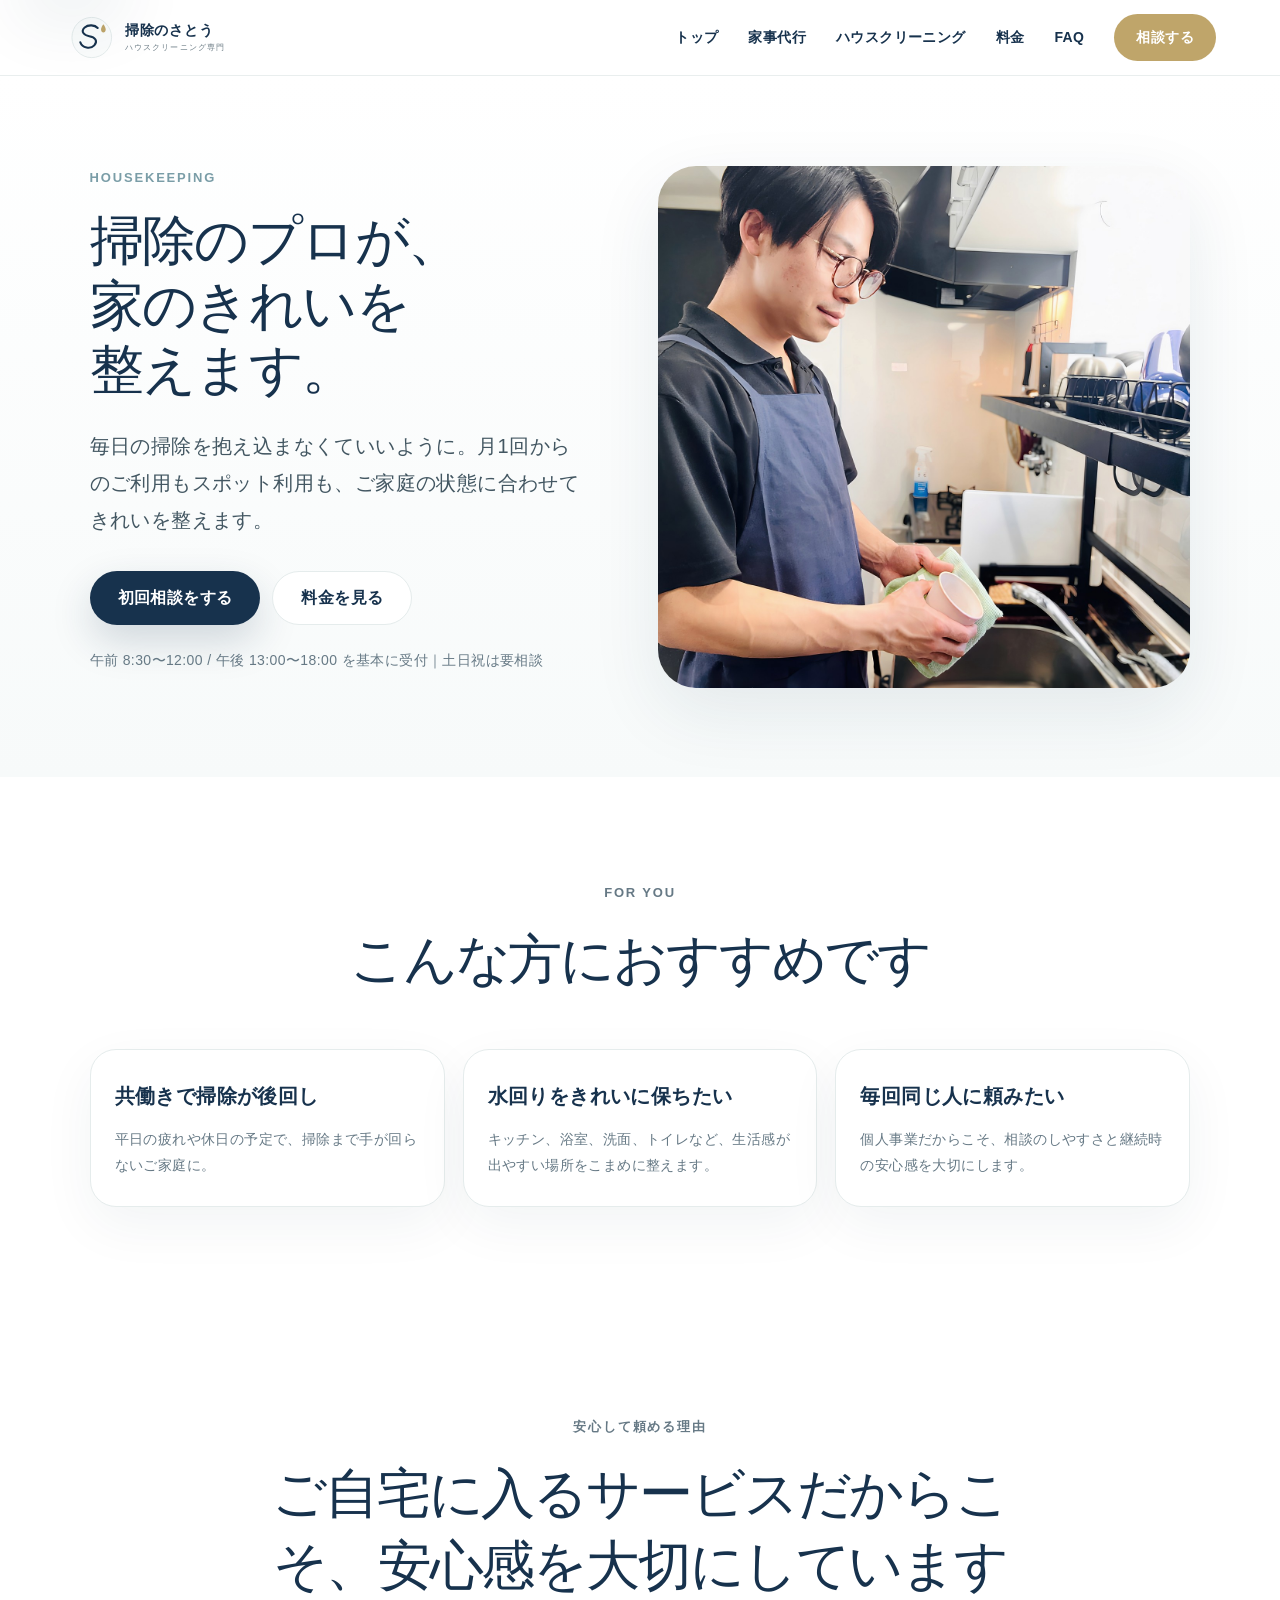
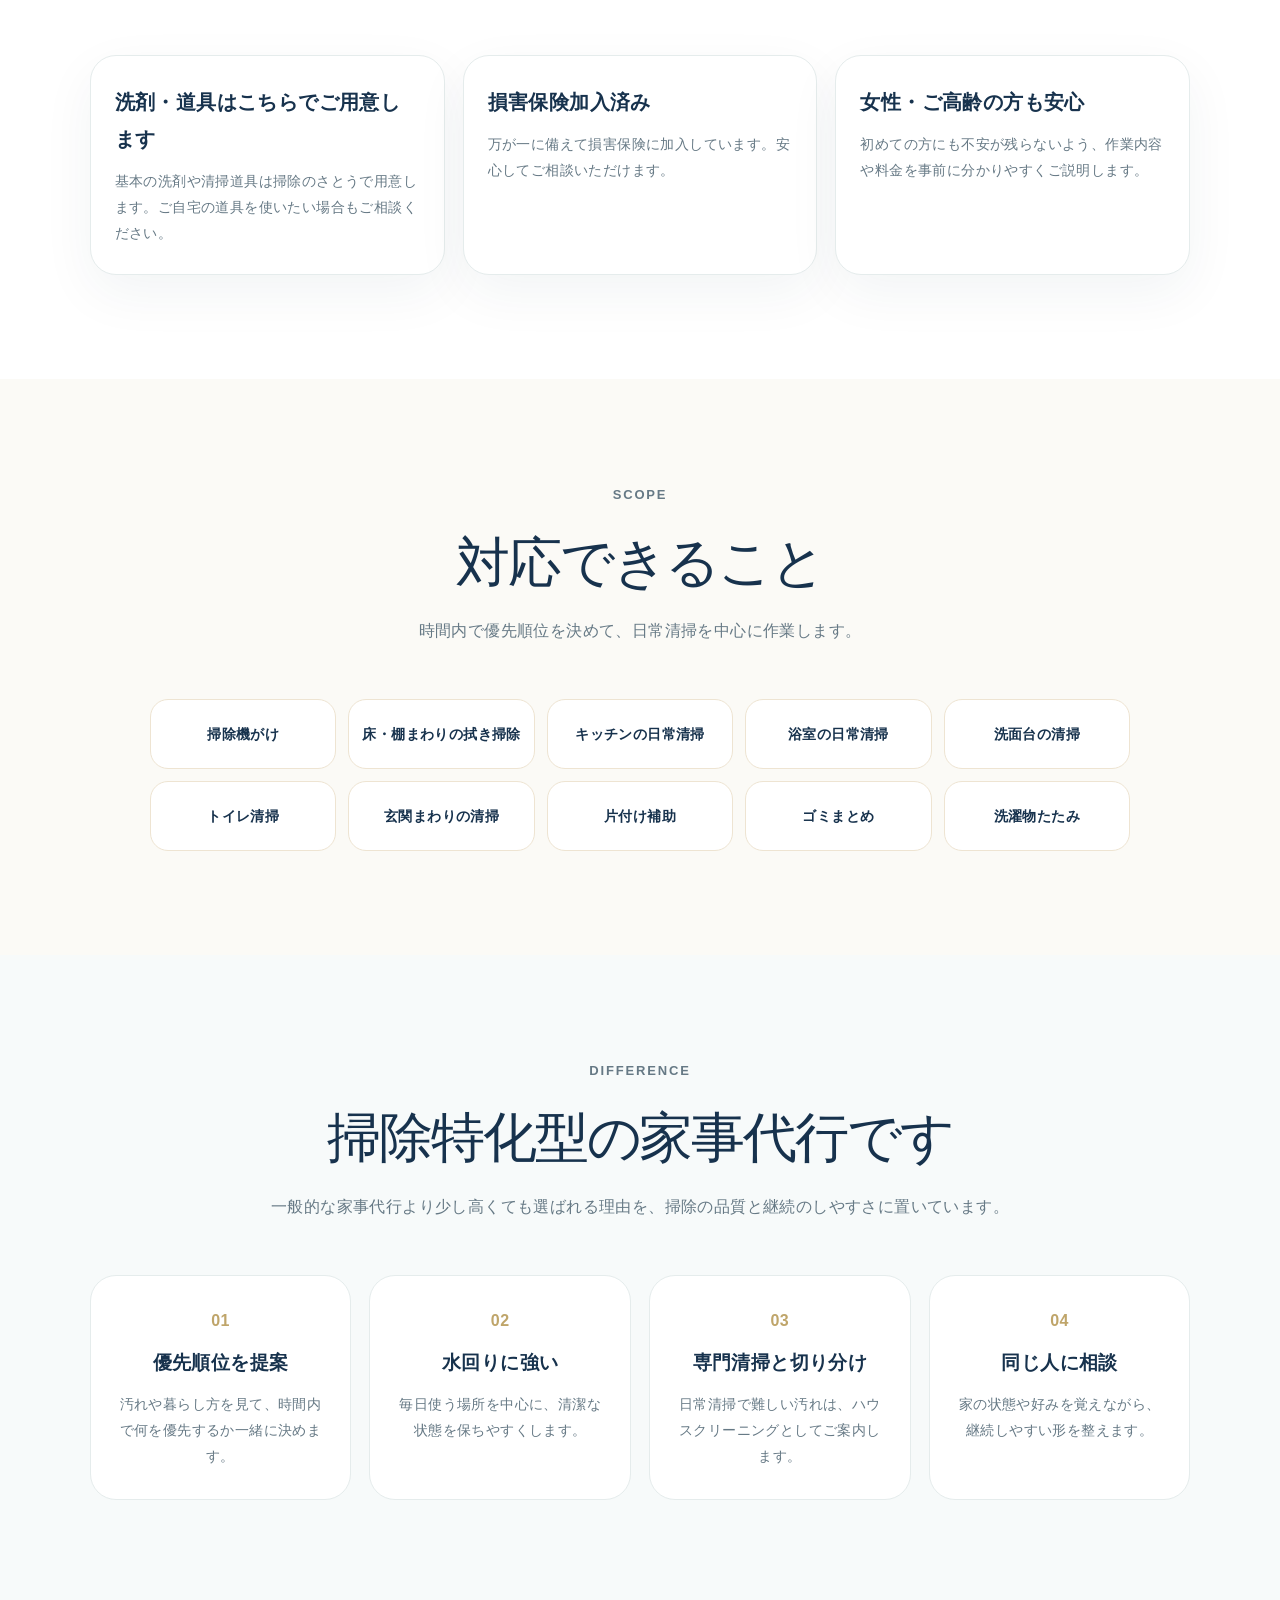
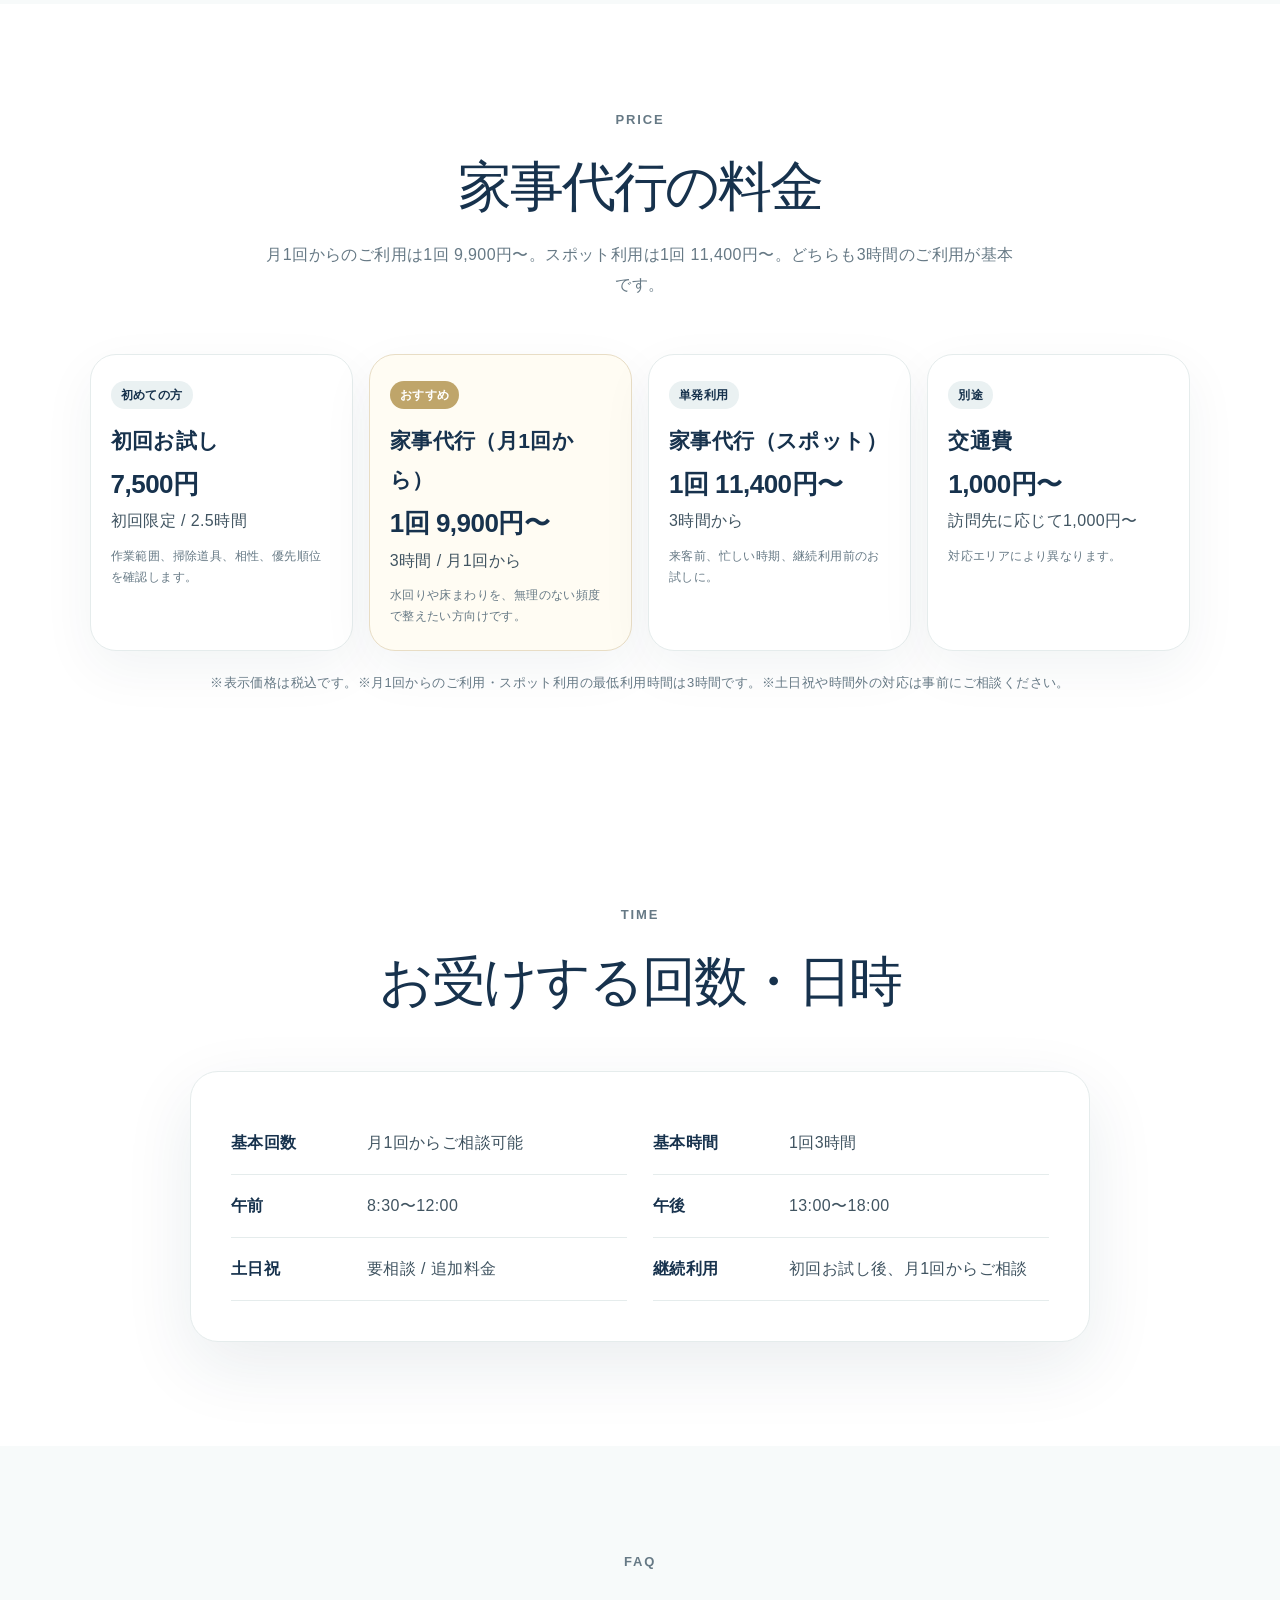
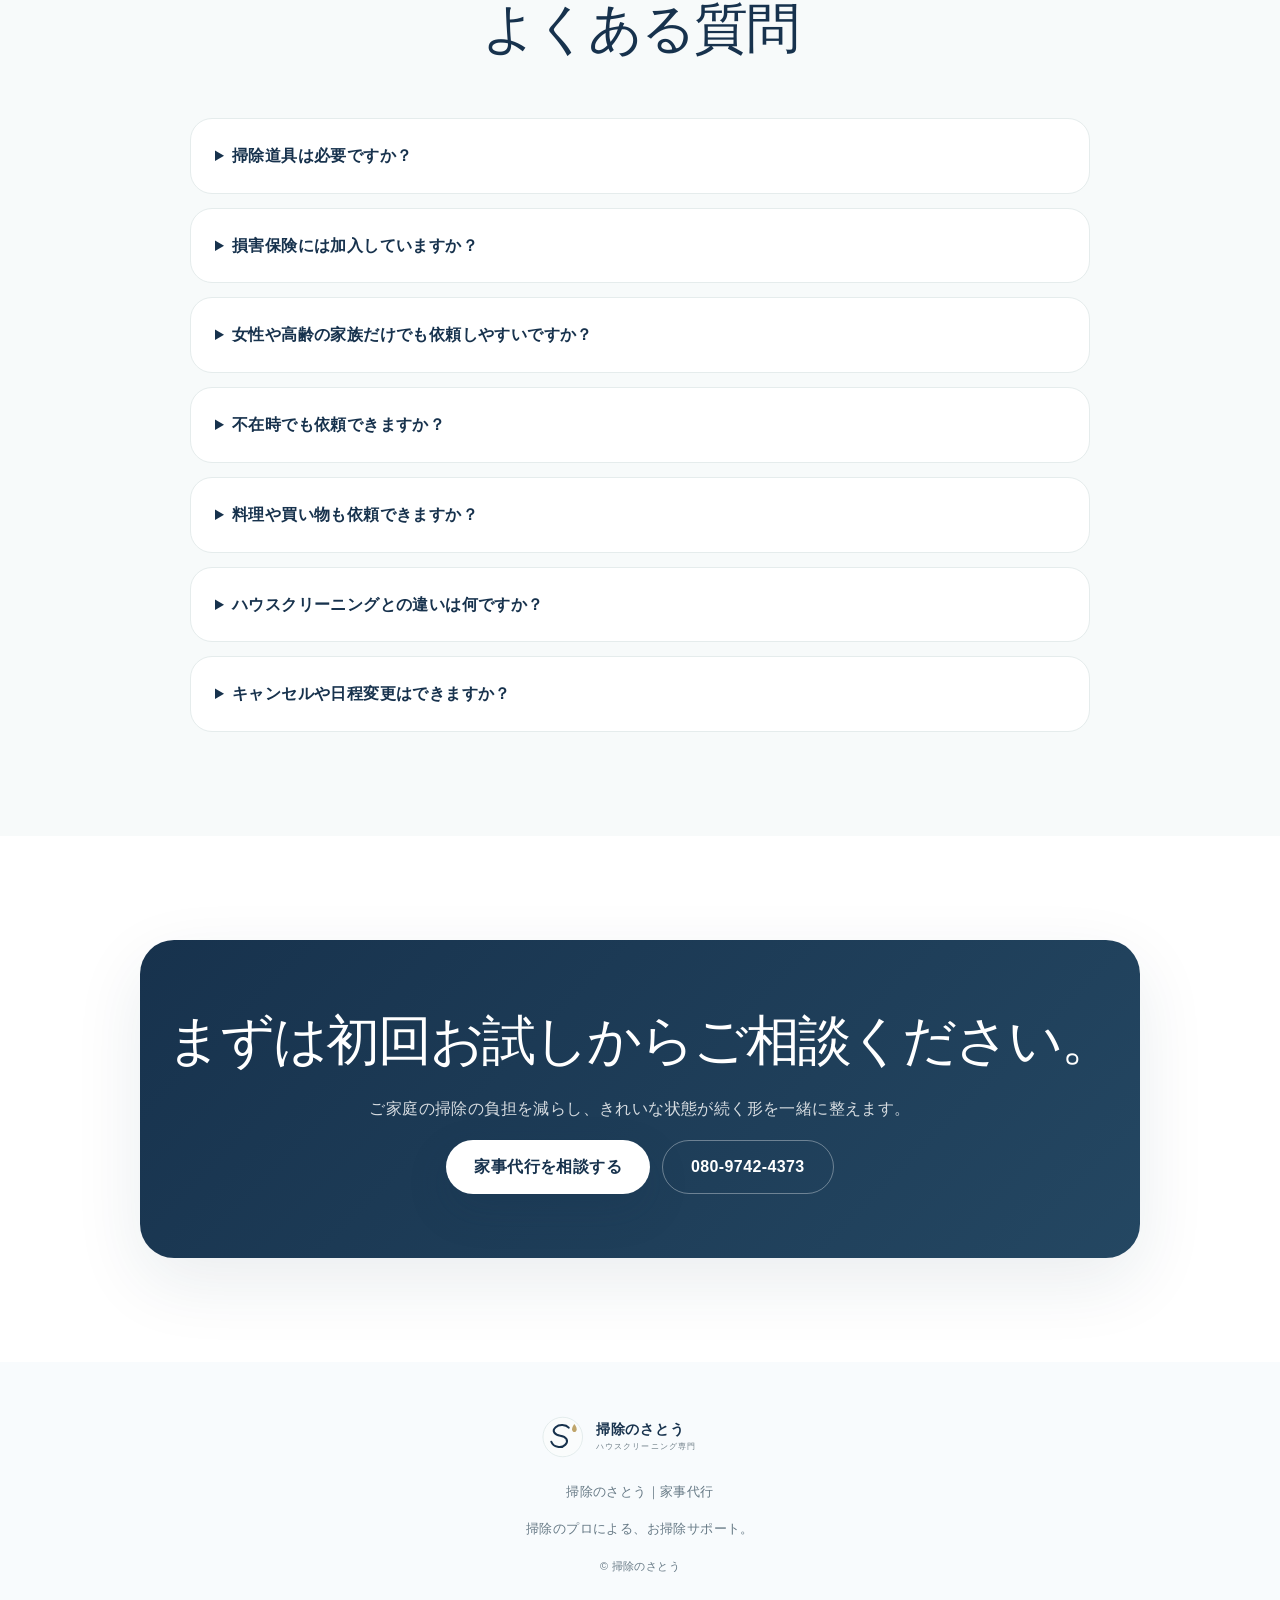
<file: housekeeping.html>
<!doctype html>
<html class="no-js" lang="ja">
<head>
  <meta charset="utf-8">
  <meta name="viewport" content="width=device-width, initial-scale=1, viewport-fit=cover">
  <title>家事代行・掃除代行｜掃除のさとう</title>
  <meta name="description" content="掃除のさとうの家事代行。東大阪市を拠点に大阪府内を中心に、掃除のプロが月1回からのお掃除サポートを行います。水回り、床、キッチン、片付け補助など公式サイトから直接相談できます。">
  <meta name="theme-color" content="#17324D">
  <meta property="og:type" content="website">
  <meta property="og:locale" content="ja_JP">
  <meta property="og:site_name" content="掃除のさとう">
  <meta property="og:title" content="家事代行・掃除代行｜掃除のさとう">
  <meta property="og:description" content="掃除のプロによる、月1回からのお掃除サポート。公式サイトから直接ご相談ください。">
  <meta property="og:url" content="https://norisatou0-deep.github.io/souji-no-sato/housekeeping.html">
  <meta property="og:image" content="https://norisatou0-deep.github.io/souji-no-sato/assets/hero-cup.jpeg">
  <meta name="twitter:card" content="summary_large_image">
  <link rel="canonical" href="https://norisatou0-deep.github.io/souji-no-sato/housekeeping.html">
  <link rel="icon" href="assets/logo.svg" type="image/svg+xml">
  <link rel="stylesheet" href="style.css?v=20260723-wrap3">
  <script>
    document.documentElement.classList.remove('no-js');
    document.documentElement.classList.add('js');
  </script>
  <script type="application/ld+json">
    {
      "@context": "https://schema.org",
      "@type": "Service",
      "name": "家事代行",
      "provider": {
        "@type": "LocalBusiness",
        "name": "掃除のさとう",
        "telephone": "+81-80-9742-4373",
        "areaServed": ["東大阪市", "大阪府"]
      },
      "serviceType": "家事代行・掃除代行",
      "description": "掃除のプロによるお掃除サポート。月1回からの継続利用・スポット利用に対応します。"
    }
  </script>
</head>
<body>
<a class="skip-link" href="#top">本文へ移動</a>
<header class="site-header">
  <a class="brand" href="index.html"><img src="assets/logo.svg" alt="掃除のさとう"></a>
  <button class="menu-button" type="button" aria-label="メニューを開く" aria-controls="site-nav" aria-expanded="false"><span aria-hidden="true"></span><span aria-hidden="true"></span></button>
  <nav class="nav" id="site-nav" aria-label="サイト内メニュー">
    <a href="index.html">トップ</a>
    <a href="housekeeping.html">家事代行</a>
    <a href="cleaning.html">ハウスクリーニング</a>
    <a href="#price">料金</a>
    <a href="#faq">FAQ</a>
    <a class="nav-cta" href="https://forms.gle/PF4ynjadxf1Uwvu38" target="_blank" rel="noopener noreferrer">相談する</a>
  </nav>
</header>

<main id="top">
<section class="subpage-hero housekeeping-hero">
  <div class="subpage-copy reveal">
    <p class="eyebrow">HOUSEKEEPING</p>
    <h1>掃除のプロが、<br>家のきれいを<br>整えます。</h1>
    <p class="lead">毎日の掃除を抱え込まなくていいように。月1回からのご利用もスポット利用も、ご家庭の状態に合わせてきれいを整えます。</p>
    <div class="actions">
      <a class="button primary" href="https://forms.gle/PF4ynjadxf1Uwvu38" target="_blank" rel="noopener noreferrer">初回相談をする</a>
      <a class="button secondary" href="#price">料金を見る</a>
    </div>
    <p class="small-note">午前 8:30〜12:00 / 午後 13:00〜18:00 を基本に受付｜土日祝は要相談</p>
  </div>
  <div class="subpage-photo reveal">
    <img src="assets/hero-cup.jpeg" alt="キッチンでコップを拭いている作業風景" width="1800" height="1350">
  </div>
</section>

<section class="section">
  <div class="section-heading reveal">
    <p class="eyebrow">FOR YOU</p>
    <h2>こんな方におすすめです</h2>
  </div>
  <div class="points-grid">
    <article class="point-card reveal"><h3>共働きで掃除が後回し</h3><p>平日の疲れや休日の予定で、掃除まで手が回らないご家庭に。</p></article>
    <article class="point-card reveal"><h3>水回りをきれいに保ちたい</h3><p>キッチン、浴室、洗面、トイレなど、生活感が出やすい場所をこまめに整えます。</p></article>
    <article class="point-card reveal"><h3>毎回同じ人に頼みたい</h3><p>個人事業だからこそ、相談のしやすさと継続時の安心感を大切にします。</p></article>
  </div>
</section>

<section class="section assurance-section">
  <div class="section-heading reveal">
    <p class="eyebrow">安心して頼める理由</p>
    <h2>ご自宅に入るサービスだからこそ、安心感を大切にしています</h2>
  </div>
  <div class="points-grid">
    <article class="point-card reveal"><h3>洗剤・道具はこちらでご用意します</h3><p>基本の洗剤や清掃道具は掃除のさとうで用意します。ご自宅の道具を使いたい場合もご相談ください。</p></article>
    <article class="point-card reveal"><h3>損害保険加入済み</h3><p>万が一に備えて損害保険に加入しています。安心してご相談いただけます。</p></article>
    <article class="point-card reveal"><h3>女性・ご高齢の方も安心</h3><p>初めての方にも不安が残らないよう、作業内容や料金を事前に分かりやすくご説明します。</p></article>
  </div>
</section>

<section class="section scope-section">
  <div class="section-heading reveal">
    <p class="eyebrow">SCOPE</p>
    <h2>対応できること</h2>
    <p>時間内で優先順位を決めて、日常清掃を中心に作業します。</p>
  </div>
  <div class="scope-grid">
    <span>掃除機がけ</span>
    <span>床・棚まわりの拭き掃除</span>
    <span>キッチンの日常清掃</span>
    <span>浴室の日常清掃</span>
    <span>洗面台の清掃</span>
    <span>トイレ清掃</span>
    <span>玄関まわりの清掃</span>
    <span>片付け補助</span>
    <span>ゴミまとめ</span>
    <span>洗濯物たたみ</span>
  </div>
</section>

<section class="section reason">
  <div class="section-heading reveal">
    <p class="eyebrow">DIFFERENCE</p>
    <h2>掃除特化型の家事代行です</h2>
    <p>一般的な家事代行より少し高くても選ばれる理由を、掃除の品質と継続のしやすさに置いています。</p>
  </div>
  <div class="reason-grid">
    <article class="reveal"><span>01</span><h3>優先順位を提案</h3><p>汚れや暮らし方を見て、時間内で何を優先するか一緒に決めます。</p></article>
    <article class="reveal"><span>02</span><h3>水回りに強い</h3><p>毎日使う場所を中心に、清潔な状態を保ちやすくします。</p></article>
    <article class="reveal"><span>03</span><h3>専門清掃と切り分け</h3><p>日常清掃で難しい汚れは、ハウスクリーニングとしてご案内します。</p></article>
    <article class="reveal"><span>04</span><h3>同じ人に相談</h3><p>家の状態や好みを覚えながら、継続しやすい形を整えます。</p></article>
  </div>
</section>

<section class="section price" id="price">
  <div class="section-heading reveal">
    <p class="eyebrow">PRICE</p>
    <h2>家事代行の料金</h2>
    <p>月1回からのご利用は<span class="nowrap">1回 9,900円〜</span>。スポット利用は<span class="nowrap">1回 11,400円〜</span>。どちらも<span class="nowrap">3時間のご利用</span>が基本です。</p>
  </div>
  <div class="plan-grid">
    <article class="plan-card reveal">
      <span>初めての方</span>
      <h3>初回お試し</h3>
      <p class="plan-price">7,500円</p>
      <p>初回限定 / 2.5時間</p>
      <small>作業範囲、掃除道具、相性、優先順位を確認します。</small>
    </article>
    <article class="plan-card featured reveal">
      <span>おすすめ</span>
      <h3>家事代行（月1回から）</h3>
      <p class="plan-price">1回 9,900円〜</p>
      <p>3時間 / 月1回から</p>
      <small>水回りや床まわりを、無理のない頻度で整えたい方向けです。</small>
    </article>
    <article class="plan-card reveal">
      <span>単発利用</span>
      <h3>家事代行（スポット）</h3>
      <p class="plan-price">1回 11,400円〜</p>
      <p>3時間から</p>
      <small>来客前、忙しい時期、継続利用前のお試しに。</small>
    </article>
    <article class="plan-card reveal">
      <span>別途</span>
      <h3>交通費</h3>
      <p class="plan-price">1,000円〜</p>
      <p>訪問先に応じて1,000円〜</p>
      <small>対応エリアにより異なります。</small>
    </article>
  </div>
  <p class="price-note reveal">※表示価格は税込です。※月1回からのご利用・スポット利用の最低利用時間は3時間です。※土日祝や時間外の対応は事前にご相談ください。</p>
</section>

<section class="section">
  <div class="section-heading reveal">
    <p class="eyebrow">TIME</p>
    <h2>お受けする回数・日時</h2>
  </div>
  <div class="schedule-card reveal">
    <dl>
      <div><dt>基本回数</dt><dd>月1回からご相談可能</dd></div>
      <div><dt>基本時間</dt><dd>1回3時間</dd></div>
      <div><dt>午前</dt><dd>8:30〜12:00</dd></div>
      <div><dt>午後</dt><dd>13:00〜18:00</dd></div>
      <div><dt>土日祝</dt><dd>要相談 / 追加料金</dd></div>
      <div><dt>継続利用</dt><dd>初回お試し後、月1回からご相談</dd></div>
    </dl>
  </div>
</section>

<section class="section faq" id="faq">
  <div class="section-heading reveal">
    <p class="eyebrow">FAQ</p>
    <h2>よくある質問</h2>
  </div>
  <div class="faq-list reveal">
    <details><summary>掃除道具は必要ですか？</summary><p>洗剤・道具はこちらでご用意します。ご自宅の道具や洗剤を使いたい場合もご相談ください。</p></details>
    <details><summary>損害保険には加入していますか？</summary><p>はい。万が一に備えて損害保険に加入しています。</p></details>
    <details><summary>女性や高齢の家族だけでも依頼しやすいですか？</summary><p>はい。女性・ご高齢の方にも安心してご相談いただけるよう、作業内容や料金を事前に分かりやすくご説明します。</p></details>
    <details><summary>不在時でも依頼できますか？</summary><p>継続利用の中で、鍵の管理方法や連絡方法を確認したうえでご相談可能です。</p></details>
    <details><summary>料理や買い物も依頼できますか？</summary><p>掃除を中心とした家事代行です。料理や買い物は基本対応外とし、掃除品質を優先しています。</p></details>
    <details><summary>ハウスクリーニングとの違いは何ですか？</summary><p>家事代行は日常清掃を継続してきれいな状態を保つサービスです。分解洗浄や強い汚れ落としはハウスクリーニングとして別途ご案内します。</p></details>
    <details><summary>キャンセルや日程変更はできますか？</summary><p>可能です。できるだけ早めにご連絡ください。直前キャンセルはキャンセル料をご相談する場合があります。</p></details>
  </div>
</section>

<section class="section contact" id="contact">
  <div class="contact-card reveal">
    <h2>まずは初回お試しからご相談ください。</h2>
    <p>ご家庭の掃除の負担を減らし、きれいな状態が続く形を一緒に整えます。</p>
    <div class="actions center">
      <a class="button primary light" href="https://forms.gle/PF4ynjadxf1Uwvu38" target="_blank" rel="noopener noreferrer">家事代行を相談する</a>
      <a class="button secondary dark" href="tel:08097424373">080-9742-4373</a>
    </div>
  </div>
</section>
</main>

<footer>
  <img src="assets/logo.svg" alt="掃除のさとう">
  <p>掃除のさとう｜家事代行</p>
  <p>掃除のプロによる、お掃除サポート。</p>
  <small>© 掃除のさとう</small>
</footer>

<div class="fixed-cta">
  <a href="tel:08097424373" aria-label="掃除のさとうへ電話する">電話</a>
  <a href="https://forms.gle/PF4ynjadxf1Uwvu38" target="_blank" rel="noopener noreferrer" aria-label="家事代行を相談する">相談する</a>
</div>
<script src="script.js"></script>
</body>
</html>
</file>
<file: style.css>
@charset "UTF-8";
:root{--navy:#17324D;--gold:#BFA56A;--cream:#FBFAF6;--soft:#F7FAFA;--ink:#1f2b34;--muted:#667985;--line:#E5ECEC;--shadow:0 24px 70px rgba(23,50,77,.09)}
*{box-sizing:border-box}html{scroll-behavior:smooth;overflow-x:hidden}body{margin:0;font-family:-apple-system,BlinkMacSystemFont,"Hiragino Sans","Noto Sans JP","Yu Gothic",sans-serif;color:var(--ink);line-height:1.86;letter-spacing:.025em;background:#fff;overflow-x:hidden}img{display:block;max-width:100%;height:auto}a{text-decoration:none;color:inherit}a:focus-visible,button:focus-visible,summary:focus-visible{outline:3px solid rgba(191,165,106,.55);outline-offset:4px}.skip-link{position:fixed;left:14px;top:14px;z-index:100;transform:translateY(-140%);background:#fff;color:var(--navy);border:1px solid var(--line);border-radius:999px;padding:10px 16px;font-weight:800;box-shadow:var(--shadow)}.skip-link:focus{transform:none}
.nowrap{white-space:nowrap}.mobile-line{display:inline}
.site-header{height:76px;position:sticky;top:0;z-index:50;display:flex;align-items:center;justify-content:space-between;padding:0 clamp(18px,5vw,76px);background:rgba(255,255,255,.88);backdrop-filter:blur(20px);border-bottom:1px solid rgba(229,236,236,.85)}.brand img{width:210px}.nav{display:flex;align-items:center;gap:30px;font-weight:650;font-size:14px;color:var(--navy)}.nav-cta{padding:10px 22px;border-radius:999px;background:var(--gold);color:#fff}.menu-button{display:none}
.hero{display:grid;grid-template-columns:1.05fr .95fr;align-items:center;gap:clamp(46px,7vw,104px);padding:clamp(44px,7vw,94px) clamp(24px,7vw,112px);background:linear-gradient(180deg,#fff 0%,var(--cream) 100%)}.hero-photo img{width:100%;height:min(650px,64vh);object-fit:cover;object-position:center center;border-radius:42px;box-shadow:var(--shadow)}.eyebrow{margin:0 0 18px;color:#7A9DA7;font-weight:800;font-size:13px;letter-spacing:.14em;text-transform:uppercase}h1{margin:0 0 26px;color:var(--navy);font-size:clamp(48px,7vw,88px);font-weight:530;line-height:1.12;letter-spacing:-.05em}.lead{margin:0 0 32px;color:#435762;font-size:clamp(16px,1.8vw,20px)}.actions{display:flex;gap:12px;flex-wrap:wrap}.button{min-height:54px;padding:0 28px;border-radius:999px;display:inline-flex;align-items:center;justify-content:center;font-weight:800;transition:.22s}.button:hover{transform:translateY(-2px)}.primary{background:var(--navy);color:#fff;box-shadow:0 16px 40px rgba(23,50,77,.18)}.secondary{background:#fff;color:var(--navy);border:1px solid var(--line)}.small-note{font-size:14px;color:var(--muted);margin-top:22px}
.subpage-hero{display:grid;grid-template-columns:.96fr 1.04fr;align-items:center;gap:clamp(36px,6vw,88px);padding:clamp(44px,7vw,94px) clamp(24px,7vw,112px);background:linear-gradient(180deg,#fff 0%,var(--cream) 100%)}.subpage-hero .subpage-copy h1{font-size:clamp(36px,4.2vw,54px) !important;line-height:1.2;letter-spacing:-.03em}.housekeeping-hero{background:linear-gradient(180deg,#fff 0%,#F7FAFA 100%)}.subpage-photo img{width:100%;height:min(560px,58vh);object-fit:cover;object-position:center;border-radius:38px;box-shadow:var(--shadow)}.points-grid{display:grid;grid-template-columns:repeat(3,1fr);gap:18px}.point-card{background:#fff;border:1px solid var(--line);border-radius:26px;padding:28px 24px;box-shadow:0 18px 54px rgba(23,50,77,.055)}.point-card h3{margin:0 0 10px;color:var(--navy);font-size:20px}.point-card p{margin:0;color:var(--muted);font-size:14px}.scope-section{background:var(--cream)}.scope-grid{max-width:980px;margin:auto;display:grid;grid-template-columns:repeat(5,1fr);gap:12px}.scope-grid span{display:grid;place-items:center;min-height:70px;padding:10px;border:1px solid #EEE4D2;border-radius:18px;background:#fff;color:var(--navy);font-weight:750;text-align:center;font-size:14px}.plan-grid{display:grid;grid-template-columns:repeat(4,1fr);gap:16px}.plan-card{background:#fff;border:1px solid var(--line);border-radius:26px;padding:24px 20px;box-shadow:0 18px 54px rgba(23,50,77,.055)}.plan-card.featured{background:#FFFCF3;border-color:#E8DDC5}.plan-card span{display:inline-flex;min-height:28px;align-items:center;padding:3px 10px;border-radius:999px;background:#EAF1F2;color:var(--navy);font-size:12px;font-weight:900;margin-bottom:12px}.plan-card.featured span{background:var(--gold);color:#fff}.plan-card h3{margin:0 0 8px;color:var(--navy);font-size:21px}.plan-price{margin:0 0 6px;color:var(--navy);font-size:26px;font-weight:900;line-height:1.25;letter-spacing:-.02em}.plan-card p:not(.plan-price){margin:0 0 10px;color:#405461}.plan-card small{display:block;color:var(--muted);font-size:12px;line-height:1.7}.price-note{max-width:900px;margin:20px auto 0;color:var(--muted);font-size:13px;text-align:center}.schedule-card{max-width:900px;margin:auto;background:#fff;border:1px solid var(--line);border-radius:28px;box-shadow:var(--shadow);padding:clamp(24px,4vw,40px)}.schedule-card dl{margin:0;display:grid;grid-template-columns:1fr 1fr;gap:0 26px}.schedule-card div{display:grid;grid-template-columns:120px 1fr;gap:16px;padding:16px 0;border-bottom:1px solid var(--line)}.schedule-card dt{color:var(--navy);font-weight:850}.schedule-card dd{margin:0;color:#405461}.cross-link{background:var(--soft)}.cross-card{max-width:960px;margin:auto;background:#fff;border:1px solid var(--line);border-radius:30px;padding:clamp(28px,5vw,48px);text-align:center;box-shadow:var(--shadow)}.cross-card h2{margin:0 0 14px;color:var(--navy);font-size:clamp(30px,4vw,48px);font-weight:540;line-height:1.35;letter-spacing:-.04em}.cross-card p{max-width:720px;margin:0 auto 24px;color:var(--muted)}
.trust-strip{margin:0 clamp(24px,7vw,112px);transform:translateY(-24px);display:grid;grid-template-columns:repeat(4,1fr);background:#fff;border:1px solid var(--line);border-radius:28px;overflow:hidden;box-shadow:var(--shadow)}.trust-strip div{padding:24px 22px;border-right:1px solid var(--line)}.trust-strip div:last-child{border-right:0}.trust-strip strong{display:block;color:var(--navy);font-size:17px}.trust-strip span{color:var(--muted);font-size:13px}
.section{padding:104px clamp(24px,7vw,112px)}.section-heading{text-align:center;max-width:760px;margin:0 auto 54px}.section-heading h2,.contact-card h2,.policy-card h2{margin:0 0 18px;color:var(--navy);font-size:clamp(32px,4.2vw,54px);font-weight:540;line-height:1.34;letter-spacing:-.04em}.section-heading p{color:var(--muted)}
.service-choice{background:#fff}.choice-grid{display:grid;grid-template-columns:1.06fr .94fr;gap:24px;align-items:stretch}.choice-card{background:#fff;border:1px solid var(--line);border-radius:30px;padding:clamp(26px,4vw,42px);box-shadow:0 18px 54px rgba(23,50,77,.055);display:flex;flex-direction:column;align-items:flex-start}.choice-card.featured{background:linear-gradient(135deg,#fff,#FBF7EF);border-color:#E8DDC5}.choice-label{display:inline-flex;align-items:center;min-height:30px;padding:4px 12px;border-radius:999px;background:var(--gold);color:#fff;font-size:12px;font-weight:900;margin-bottom:16px}.choice-label.muted{background:#EAF1F2;color:var(--navy)}.choice-card h3{margin:0 0 12px;color:var(--navy);font-size:clamp(25px,3vw,34px);line-height:1.35;letter-spacing:-.03em}.choice-card p{margin:0 0 18px;color:#405461}.choice-card ul{margin:0 0 24px;padding-left:1.15em;color:var(--muted)}.choice-card li{margin:4px 0}.choice-card .button{margin-top:auto}
.service-grid{display:grid;grid-template-columns:repeat(3,1fr);gap:24px}.service-card{background:#fff;border:1px solid var(--line);border-radius:28px;overflow:hidden;box-shadow:0 18px 54px rgba(23,50,77,.055)}.service-card{transition:transform .22s ease,box-shadow .22s ease}.service-card:hover{transform:translateY(-6px);box-shadow:0 24px 64px rgba(23,50,77,.09)}.service-card img{width:100%;aspect-ratio:4/3;object-fit:cover;object-position:center;display:block;background:#f7fafa}.service-card div{padding:22px 24px 26px}.service-card h3{margin:0 0 6px;color:var(--navy);font-size:21px}.service-card p{color:var(--muted);font-size:14px;margin:0}
.reason{background:var(--soft)}.reason-layout{display:grid;grid-template-columns:1fr .42fr;gap:36px;align-items:stretch}.reason-grid{display:grid;grid-template-columns:repeat(4,1fr);gap:18px}.reason-grid article{padding:30px 22px;background:#fff;border:1px solid var(--line);border-radius:26px;text-align:center}.reason-grid span{color:var(--gold);font-weight:900}.reason-grid h3{margin:10px 0;color:var(--navy)}.reason-grid p{font-size:14px;color:var(--muted);margin:0}.manager{background:#fff;border:1px solid var(--line);border-radius:28px;padding:18px;display:grid;grid-template-columns:128px 1fr;gap:18px;align-items:center;box-shadow:var(--shadow)}.manager img{width:128px;height:150px;object-fit:cover;object-position:center 22%;border-radius:20px}.manager p{margin:0;color:var(--muted);font-size:13px}.manager strong{display:block;color:var(--navy);margin:4px 0 8px;line-height:1.55}.manager span{color:var(--muted);font-size:14px}
.proof-inner{display:grid;grid-template-columns:.9fr 1.1fr;gap:42px;align-items:center;background:linear-gradient(135deg,#fff,#FBF7EF);border:1px solid #E8DDC5;border-radius:34px;padding:clamp(28px,5vw,58px)}.proof h2{color:var(--navy);font-size:clamp(30px,4vw,50px);line-height:1.35;font-weight:540;letter-spacing:-.04em}.proof p{color:var(--muted)}.proof-photos{display:grid;grid-template-columns:1fr 1fr;gap:16px}.proof-photos img{height:330px;width:100%;object-fit:cover;border-radius:26px;box-shadow:0 14px 40px rgba(23,50,77,.08)}
.voice{background:var(--cream)}.voice-grid{display:grid;grid-template-columns:repeat(4,1fr);gap:18px}.voice blockquote{margin:0;padding:26px 22px;border:1px solid #EEE4D2;border-radius:24px;background:#fff;text-align:center;box-shadow:0 16px 46px rgba(23,50,77,.045)}.voice span{display:block;color:var(--gold);font-weight:900;margin-bottom:10px}.voice strong{display:block;color:var(--navy);font-size:15px;line-height:1.7}.voice small{display:block;color:var(--muted);margin-top:14px}
.price{background:#fff}.housekeeping-price{display:grid;grid-template-columns:.95fr 1.05fr;gap:24px;align-items:center;margin:0 auto 28px;padding:clamp(26px,4vw,40px);max-width:1120px;background:linear-gradient(135deg,#17324D,#244762);border-radius:30px;color:#fff;box-shadow:var(--shadow)}.housekeeping-price .eyebrow{color:#E8D69C}.housekeeping-price h3{margin:0 0 12px;color:#fff;font-size:clamp(26px,3.4vw,40px);line-height:1.35;letter-spacing:-.03em}.housekeeping-price p{margin:0;color:rgba(255,255,255,.78)}.regular-plans{display:grid;grid-template-columns:repeat(3,1fr);gap:12px}.regular-plans span{display:flex;min-height:112px;flex-direction:column;justify-content:center;gap:6px;padding:16px;border:1px solid rgba(255,255,255,.22);border-radius:20px;background:rgba(255,255,255,.08);color:rgba(255,255,255,.78);text-align:center}.regular-plans strong{display:block;color:#fff;font-size:17px}.price-columns{display:grid;grid-template-columns:1.25fr .75fr;gap:26px;align-items:start}.set-menu,.single-menu,.payment,.vacant{background:#fff;border:1px solid var(--line);border-radius:28px;box-shadow:0 18px 54px rgba(23,50,77,.055)}.set-menu{padding:28px}.set-menu h3,.single-menu h3,.payment h3,.vacant h3{margin:0;color:var(--navy);font-size:25px;text-align:center}.sub{text-align:center;color:var(--muted);margin:6px 0 22px}.set-row{display:grid;grid-template-columns:34px 1fr auto;gap:18px;align-items:center;padding:20px 0;border-top:1px solid var(--line)}.set-row.popular{background:#FFFCF3;margin:0 -12px;padding:20px 12px;border-radius:18px;border-top:1px solid #E8DDC5}.rank{width:28px;height:28px;border-radius:50%;display:grid;place-items:center;background:var(--gold);color:#fff;font-weight:800;font-size:13px}.set-main h4{margin:0 0 4px;color:var(--navy);font-size:18px}.set-main p{margin:0;color:#334752}.set-main small{display:block;color:var(--muted);font-size:12px;margin-top:4px}.set-row>strong{color:var(--navy);font-size:28px;white-space:nowrap}.set-row>strong span{display:block;font-size:11px;color:var(--muted);text-align:right}.caution{text-align:center;color:var(--muted);font-size:12px;margin:18px 0 0}.single-menu,.payment{padding:28px}.single-menu dl{margin:18px 0 8px}.single-menu dl div{display:flex;justify-content:space-between;padding:12px 0;border-bottom:1px dotted #B7C5CA}.single-menu dd{margin:0;color:var(--navy);font-weight:800}.single-menu small{display:block;text-align:right;color:var(--muted)}.payment{margin-top:18px;background:#fffdf7}.payment p{text-align:center;color:var(--muted);margin:8px 0 0}.payment strong{color:var(--navy)}.vacant{margin-top:26px;padding:28px}.vacant div{display:grid;grid-template-columns:repeat(4,1fr);gap:12px;margin:20px 0}.vacant span{background:var(--soft);border-radius:18px;padding:16px;text-align:center;color:var(--muted)}.vacant strong{display:block;color:var(--navy);font-size:18px}.vacant p{text-align:center;color:var(--muted);margin:0}
.faq{background:var(--soft)}.faq-list{max-width:900px;margin:auto;display:grid;gap:14px}details{background:#fff;border:1px solid var(--line);border-radius:22px;padding:22px 24px}summary{cursor:pointer;color:var(--navy);font-weight:750}.faq-list p{color:var(--muted);margin:12px 0 0}
.policy-card{max-width:960px;margin:auto;background:#fff;border:1px solid var(--line);border-radius:32px;padding:clamp(28px,5vw,54px);box-shadow:var(--shadow)}.policy-card p{color:var(--muted)}.policy-table{margin:24px 0;display:grid;gap:10px}.policy-table div{display:flex;justify-content:space-between;gap:14px;background:var(--soft);border-radius:18px;padding:16px 18px}.policy-table span{color:#405461}.policy-table strong{color:var(--navy);white-space:nowrap}.policy-note{font-size:14px}
.promise{background:var(--cream)}.promise-grid{display:grid;grid-template-columns:repeat(4,1fr);gap:18px}.promise-grid article{background:#fff;border:1px solid #EEE4D2;border-radius:24px;padding:28px 22px}.promise-grid h3{color:var(--navy);margin:0 0 10px;font-size:17px;line-height:1.55}.promise-grid p{color:var(--muted);font-size:14px;margin:0}
.about{background:#fff}.info-card{max-width:980px;margin:auto;background:#fff;border:1px solid var(--line);border-radius:28px;box-shadow:var(--shadow);padding:clamp(24px,4vw,42px)}.info-card dl{margin:0;display:grid;grid-template-columns:1fr 1fr;gap:0 28px}.info-card div{display:grid;grid-template-columns:112px 1fr;gap:18px;padding:16px 0;border-bottom:1px solid var(--line)}.info-card div:nth-last-child(-n+2){border-bottom:0}.info-card dt{color:var(--navy);font-weight:800}.info-card dd{margin:0;color:#405461}.info-card a{color:var(--navy);font-weight:750;text-decoration:underline;text-decoration-thickness:1px;text-underline-offset:4px}
.contact-card{max-width:1000px;margin:auto;text-align:center;background:linear-gradient(135deg,#17324D,#244762);border-radius:34px;padding:64px 24px;color:#fff;box-shadow:var(--shadow)}.contact-card h2{color:#fff}.contact-card p{color:rgba(255,255,255,.82)}.center{justify-content:center}.light{background:#fff;color:var(--navy)}.dark{background:transparent;color:#fff;border:1px solid rgba(255,255,255,.35)}.footer-message{margin-top:28px;font-size:14px}
footer{text-align:center;background:#F8FBFD;padding:48px 24px 102px;color:var(--muted);font-size:13px}footer img{width:210px;margin:0 auto 16px}.fixed-cta{display:none}.js .reveal{opacity:0;transform:translateY(22px);transition:.72s ease}.js .reveal.show,.no-js .reveal{opacity:1;transform:none}
@media(max-width:1100px){.reason-layout,.proof-inner{grid-template-columns:1fr}.reason-grid,.voice-grid,.promise-grid,.plan-grid{grid-template-columns:repeat(2,1fr)}.scope-grid{grid-template-columns:repeat(3,1fr)}}
@media(max-width:760px){body{padding-bottom:calc(82px + env(safe-area-inset-bottom))}.site-header{height:70px;padding:0 18px}.brand img{width:min(178px,56vw)}.menu-button{display:grid;width:42px;height:42px;place-items:center;background:#fff;border:1px solid var(--line);border-radius:50%;padding:0}.menu-button span{width:18px;height:2px;background:var(--navy);margin:3px 0}.nav{display:none;position:fixed;left:14px;right:14px;top:78px;background:#fff;border:1px solid var(--line);border-radius:24px;box-shadow:var(--shadow);padding:12px;flex-direction:column;gap:0}.nav.open{display:flex}.nav a{padding:14px 16px}.hero,.subpage-hero{grid-template-columns:1fr;padding:30px 22px 62px}.hero-photo img,.subpage-photo img{height:auto;aspect-ratio:4/3.1;border-radius:30px}h1{font-size:clamp(38px,11vw,43px);letter-spacing:-.035em}.lead br{display:none}.actions{display:grid;grid-template-columns:1fr}.button{width:100%;min-height:52px;padding:0 20px}.trust-strip{grid-template-columns:1fr;margin:0 22px;transform:none}.trust-strip div{border-right:0;border-bottom:1px solid var(--line)}.trust-strip div:last-child{border-bottom:0}.section{padding:82px 22px}.choice-grid,.service-grid,.reason-grid,.voice-grid,.price-columns,.promise-grid,.housekeeping-price,.points-grid,.plan-grid,.schedule-card dl{grid-template-columns:1fr}.choice-card{border-radius:24px}.housekeeping-price{border-radius:24px;margin-bottom:22px}.regular-plans,.scope-grid{grid-template-columns:1fr}.regular-plans span{min-height:auto}.scope-grid span{min-height:58px}.schedule-card div{grid-template-columns:1fr;gap:4px}.manager{grid-template-columns:92px 1fr}.manager img{width:92px;height:112px}.proof-photos{grid-template-columns:1fr}.proof-photos img{height:230px}.set-row{grid-template-columns:30px 1fr}.set-row>strong{grid-column:2;font-size:25px}.set-row>strong span{text-align:left}.vacant div{grid-template-columns:1fr 1fr}.policy-table div{display:block}.policy-table strong{display:block;margin-top:4px}.info-card dl{grid-template-columns:1fr}.info-card div,.info-card div:nth-last-child(-n+2){grid-template-columns:1fr;gap:4px;border-bottom:1px solid var(--line)}.info-card div:last-child{border-bottom:0}.fixed-cta{display:grid;position:fixed;left:12px;right:12px;bottom:calc(12px + env(safe-area-inset-bottom));z-index:60;grid-template-columns:1fr 1.3fr;gap:8px;background:rgba(255,255,255,.9);backdrop-filter:blur(18px);border:1px solid var(--line);box-shadow:0 16px 44px rgba(23,50,77,.16);padding:8px;border-radius:20px}.fixed-cta a{min-height:46px;display:grid;place-items:center;border-radius:14px;font-weight:800}.fixed-cta a:first-child{background:#fff;color:var(--navy);border:1px solid var(--line)}.fixed-cta a:last-child{background:var(--navy);color:#fff}}
@media(max-width:380px){.section{padding-left:18px;padding-right:18px}.hero{padding-left:18px;padding-right:18px}.trust-strip{margin-left:18px;margin-right:18px}.vacant div{grid-template-columns:1fr}.contact-card{padding:50px 18px}.fixed-cta{left:8px;right:8px}}
@media(max-width:760px){
  .mobile-line{display:block}
  .section-heading{margin-bottom:42px}
  h1,
  .section-heading h2,
  .choice-card h3,
  .contact-card h2,
  .policy-card h2,
  .cross-card h2{
    word-break:keep-all;
    overflow-wrap:anywhere;
    text-wrap:balance;
  }
  h1{
    font-size:clamp(34px,9.8vw,40px);
    line-height:1.32;
    letter-spacing:0;
  }
  .subpage-hero .subpage-copy h1{
    font-size:clamp(32px,9vw,38px) !important;
    line-height:1.38;
    letter-spacing:0;
  }
  .section-heading h2,
  .contact-card h2,
  .policy-card h2{
    font-size:clamp(26px,7vw,32px);
    line-height:1.55;
    letter-spacing:0;
  }
  .choice-card h3{
    font-size:clamp(23px,6.4vw,28px);
    line-height:1.45;
    letter-spacing:0;
  }
  .lead,
  .section-heading p,
  .choice-card p,
  .point-card p,
  .plan-card p:not(.plan-price),
  .faq-list p{
    line-height:1.95;
    word-break:normal;
    overflow-wrap:anywhere;
  }
}
@media(prefers-reduced-motion:reduce){html{scroll-behavior:auto}*,*::before,*::after{transition-duration:.01ms !important;animation-duration:.01ms !important;animation-iteration-count:1 !important}.js .reveal{opacity:1;transform:none}}

.card-brands{
  font-size:12px;
  letter-spacing:.04em;
  color:#7b6a44 !important;
  background:#fff8e7;
  border:1px solid #eadfbd;
  border-radius:999px;
  padding:8px 12px;
  display:block;
  width:max-content;
  max-width:100%;
  margin:10px auto 4px !important;
  text-align:center;
  white-space:normal;
  overflow-wrap:anywhere;
  line-height:1.7;
}

.contact-card > p{
  max-width:720px;
  margin-left:auto;
  margin-right:auto;
}
.contact-card > p br{
  display:block;
}
@media(max-width:760px){
  .contact-card > p{
    font-size:16px;
    line-height:1.8;
  }
  .price-columns,
  .set-menu,
  .single-menu,
  .payment,
  .vacant,
  .set-main{
    min-width:0;
    max-width:100%;
  }
  .price .section-heading{
    margin-bottom:38px;
  }
  .set-menu,
  .single-menu,
  .payment,
  .vacant{
    padding:22px 18px;
    border-radius:22px;
  }
  .set-row{
    gap:12px;
    padding:18px 0;
  }
  .set-row.popular{
    margin:0;
    padding:18px 12px;
  }
  .set-main h4,
  .set-main p,
  .set-main small{
    overflow-wrap:anywhere;
    word-break:normal;
  }
  .set-main h4{
    font-size:17px;
    line-height:1.55;
  }
  .set-main small{
    font-size:11px;
    line-height:1.7;
  }
  .single-menu dl div{
    gap:16px;
    align-items:baseline;
  }
  .single-menu dt{
    min-width:0;
    overflow-wrap:anywhere;
  }
  .single-menu dd{
    flex:0 0 auto;
    white-space:nowrap;
  }
  .payment strong{
    display:block;
    line-height:1.8;
  }
  .card-brands{
    width:100%;
    max-width:100%;
    border-radius:18px;
    padding:8px 10px;
    font-size:11px;
  }
}
</file>
